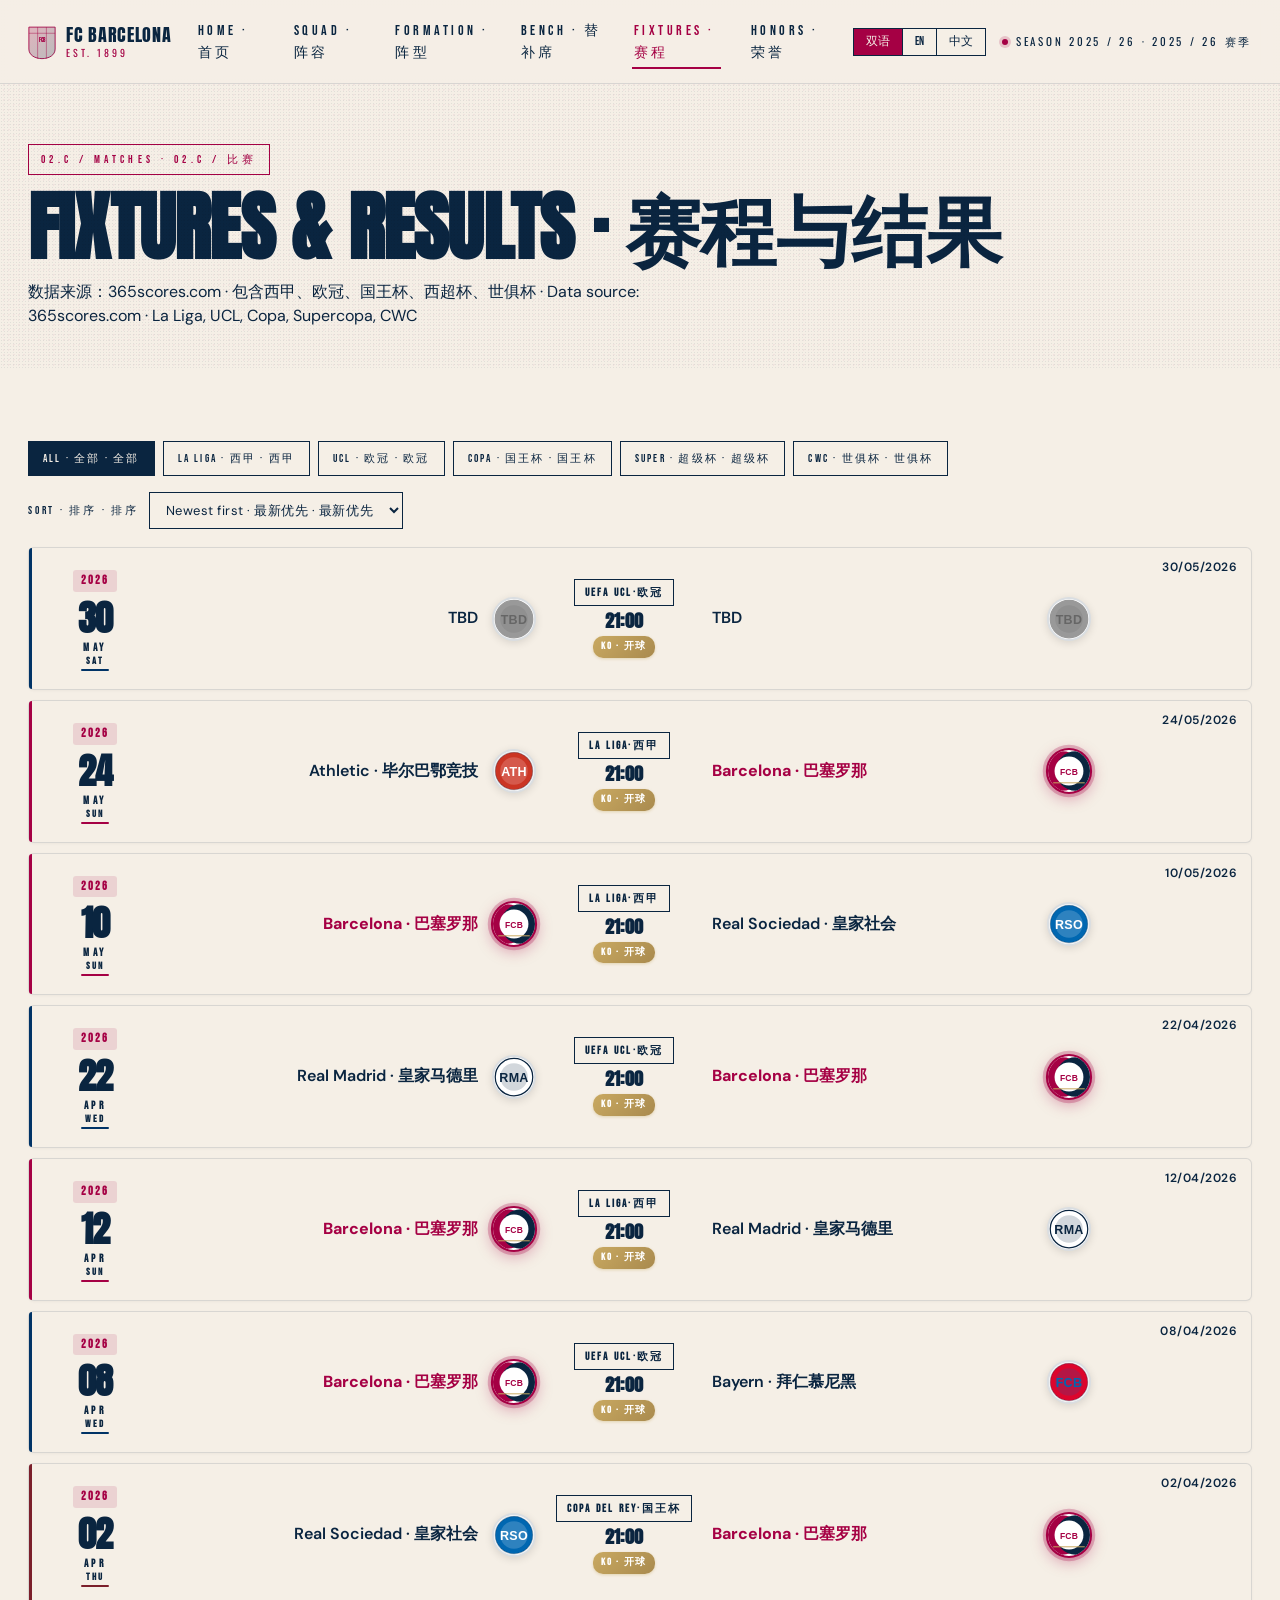
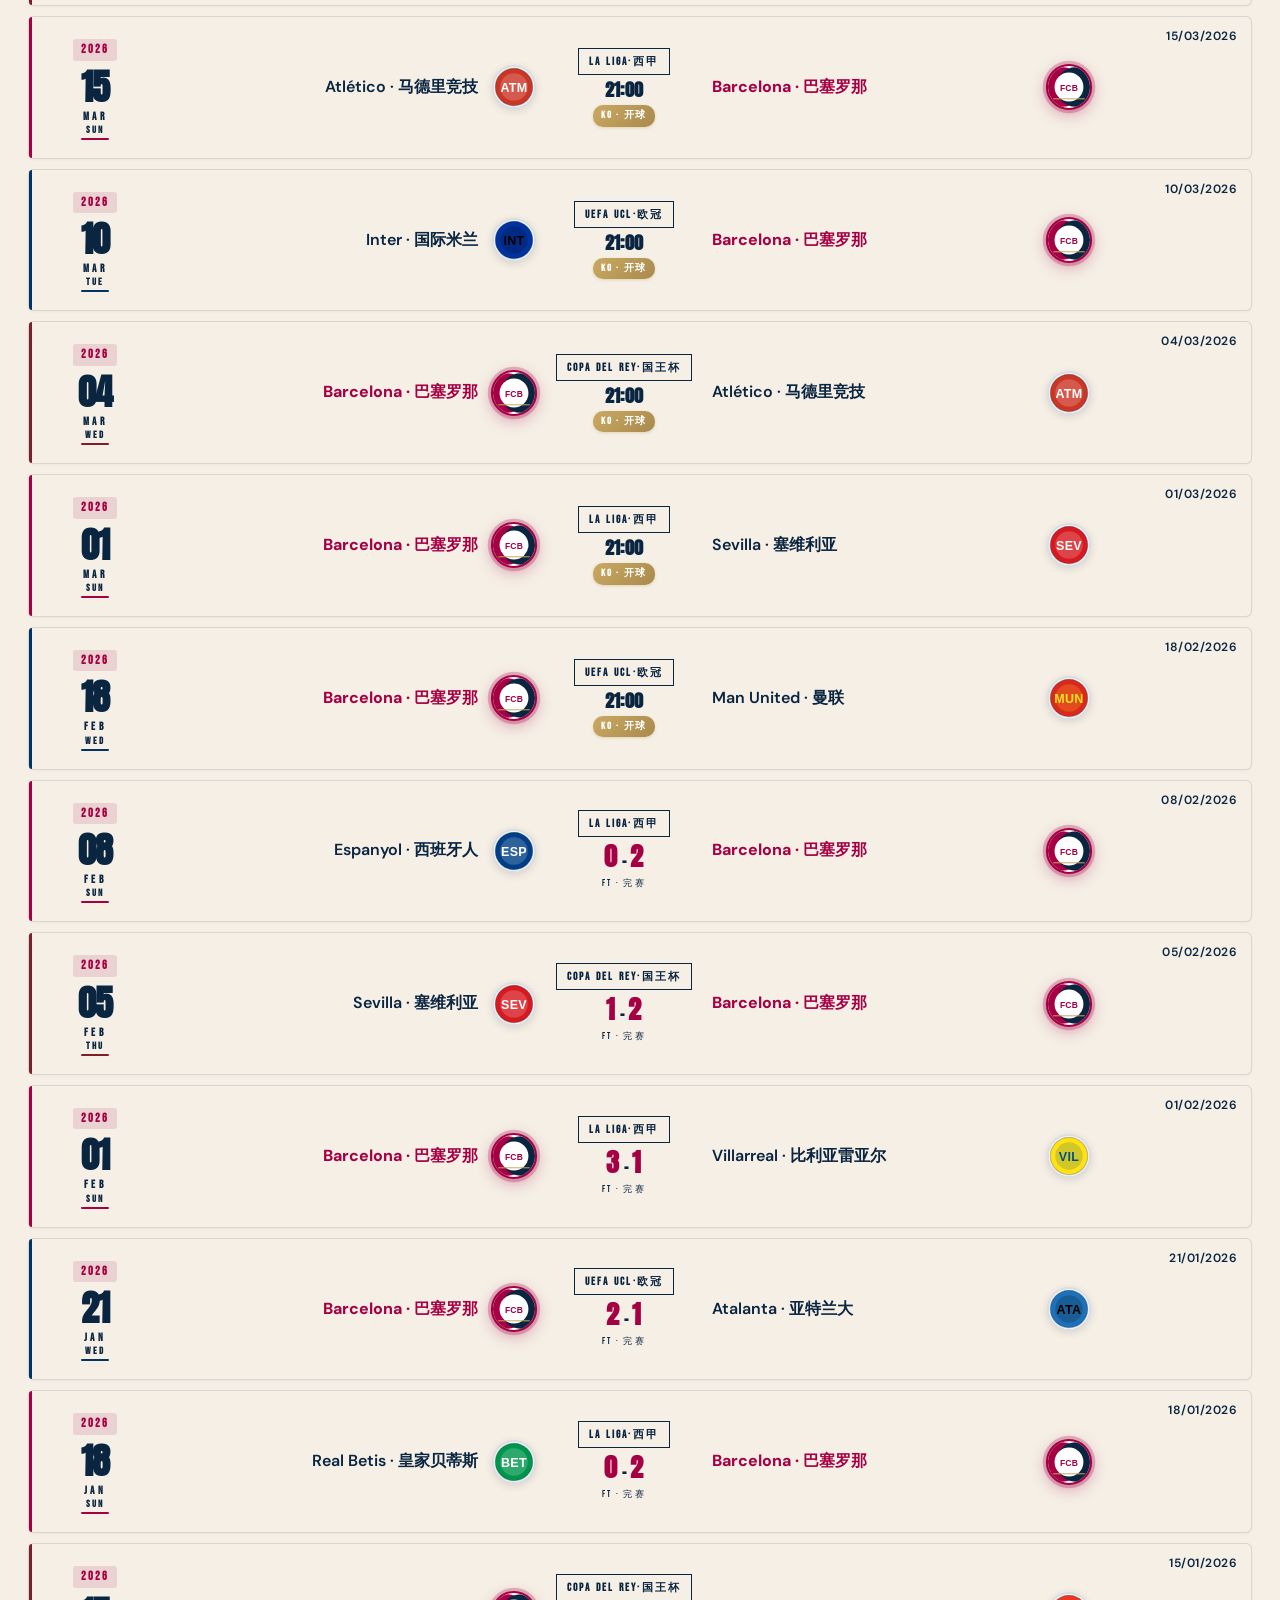
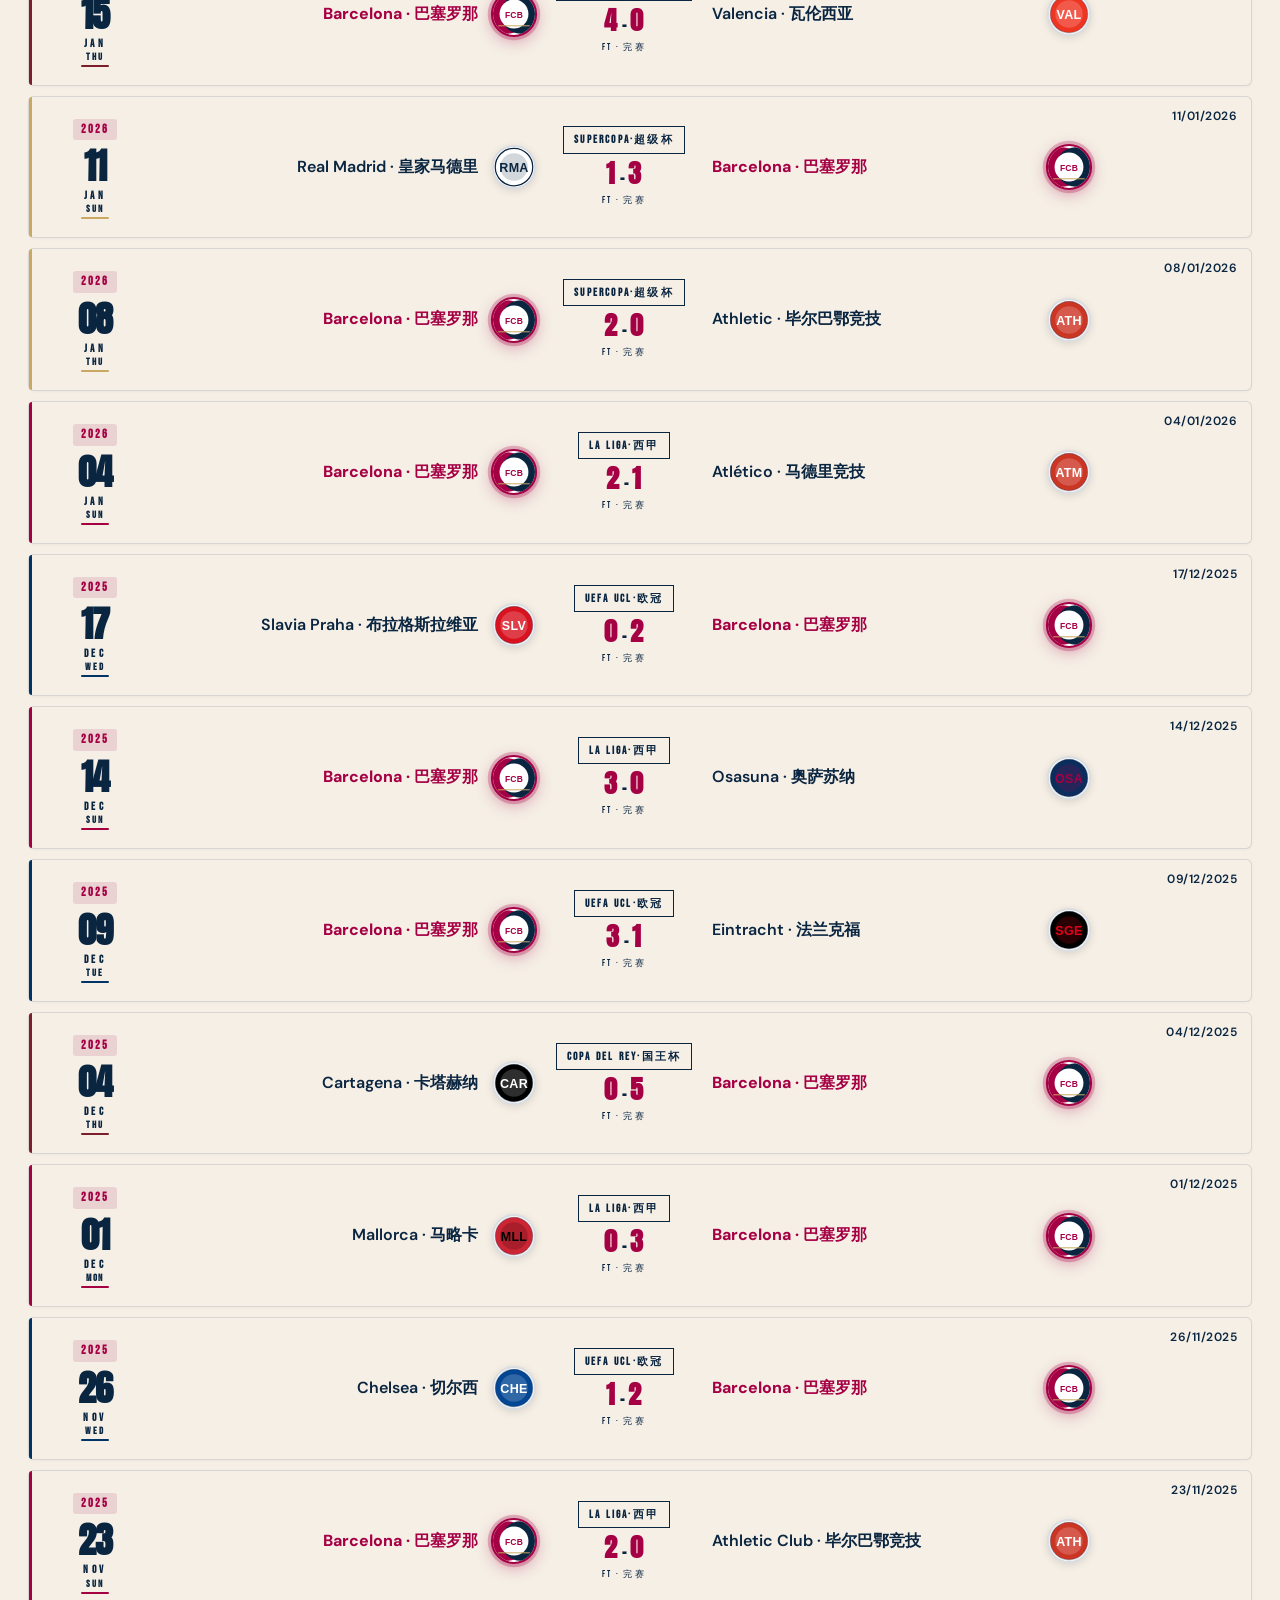
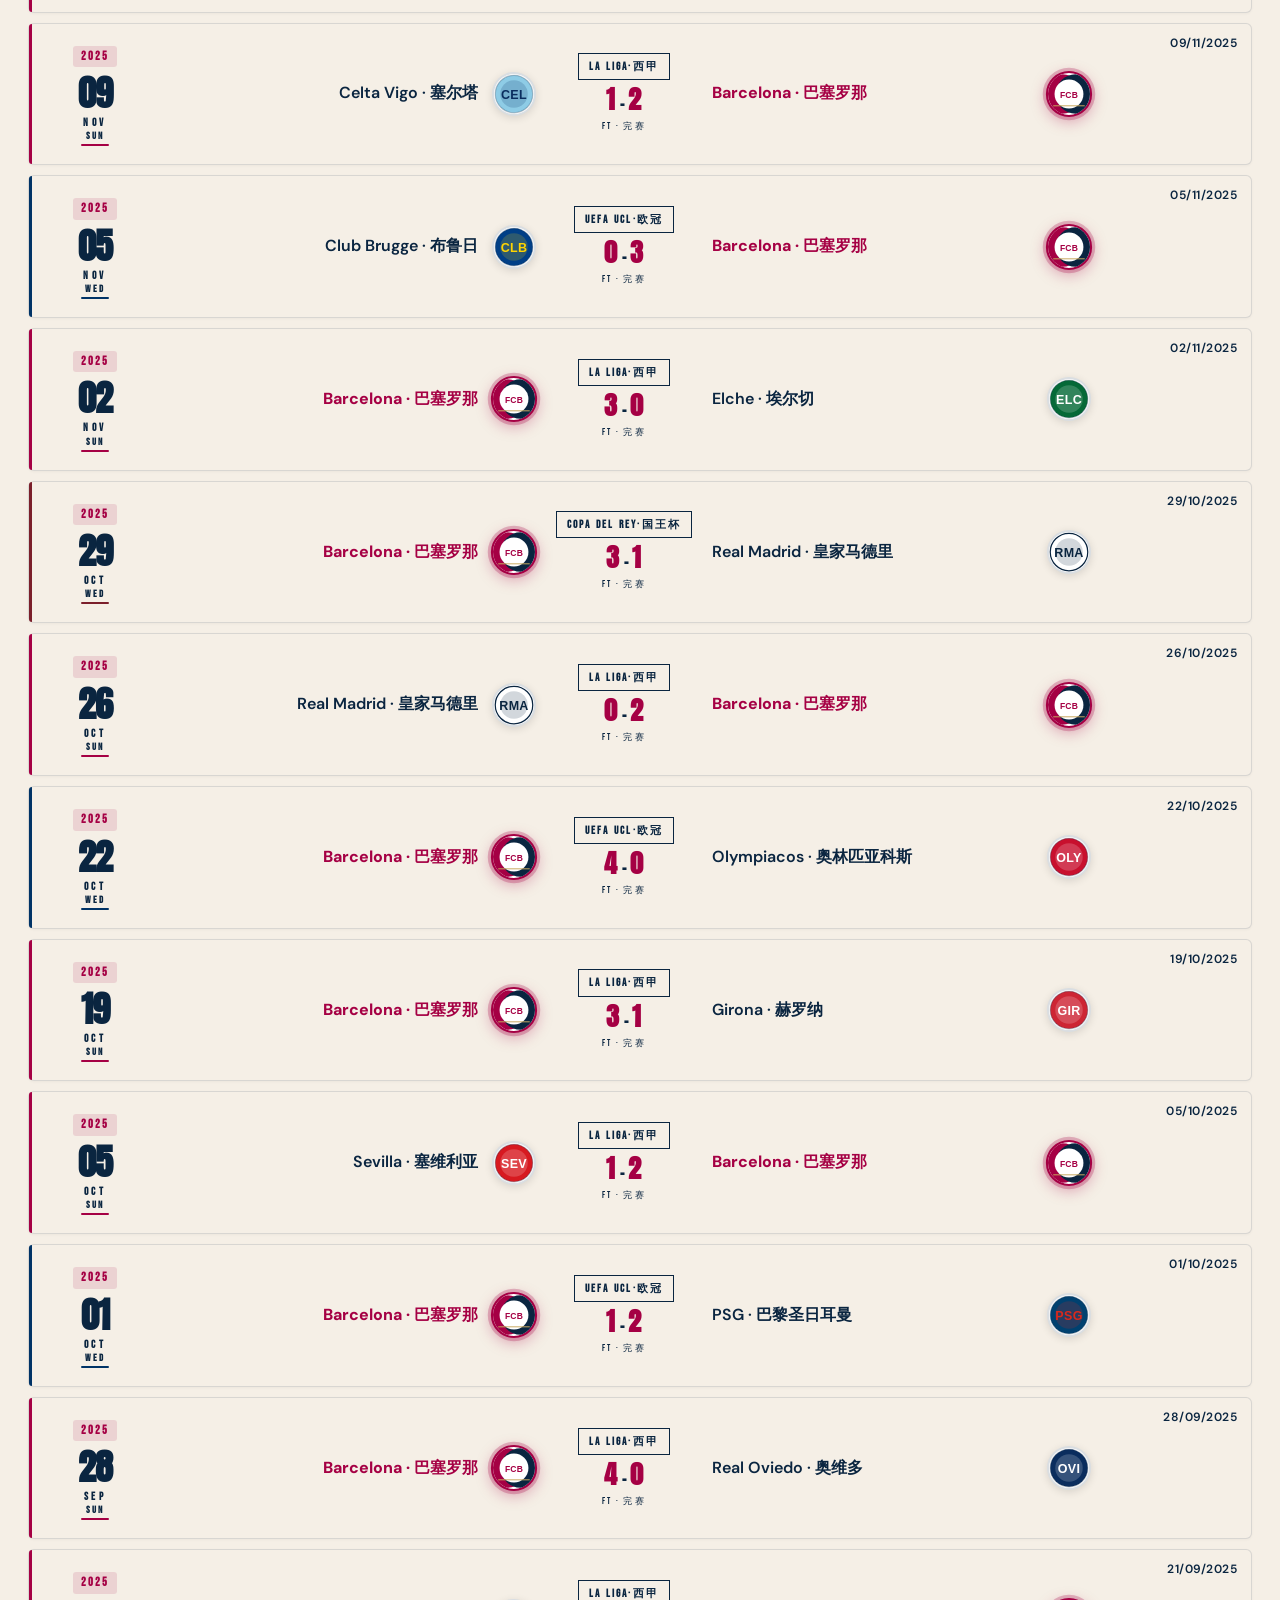
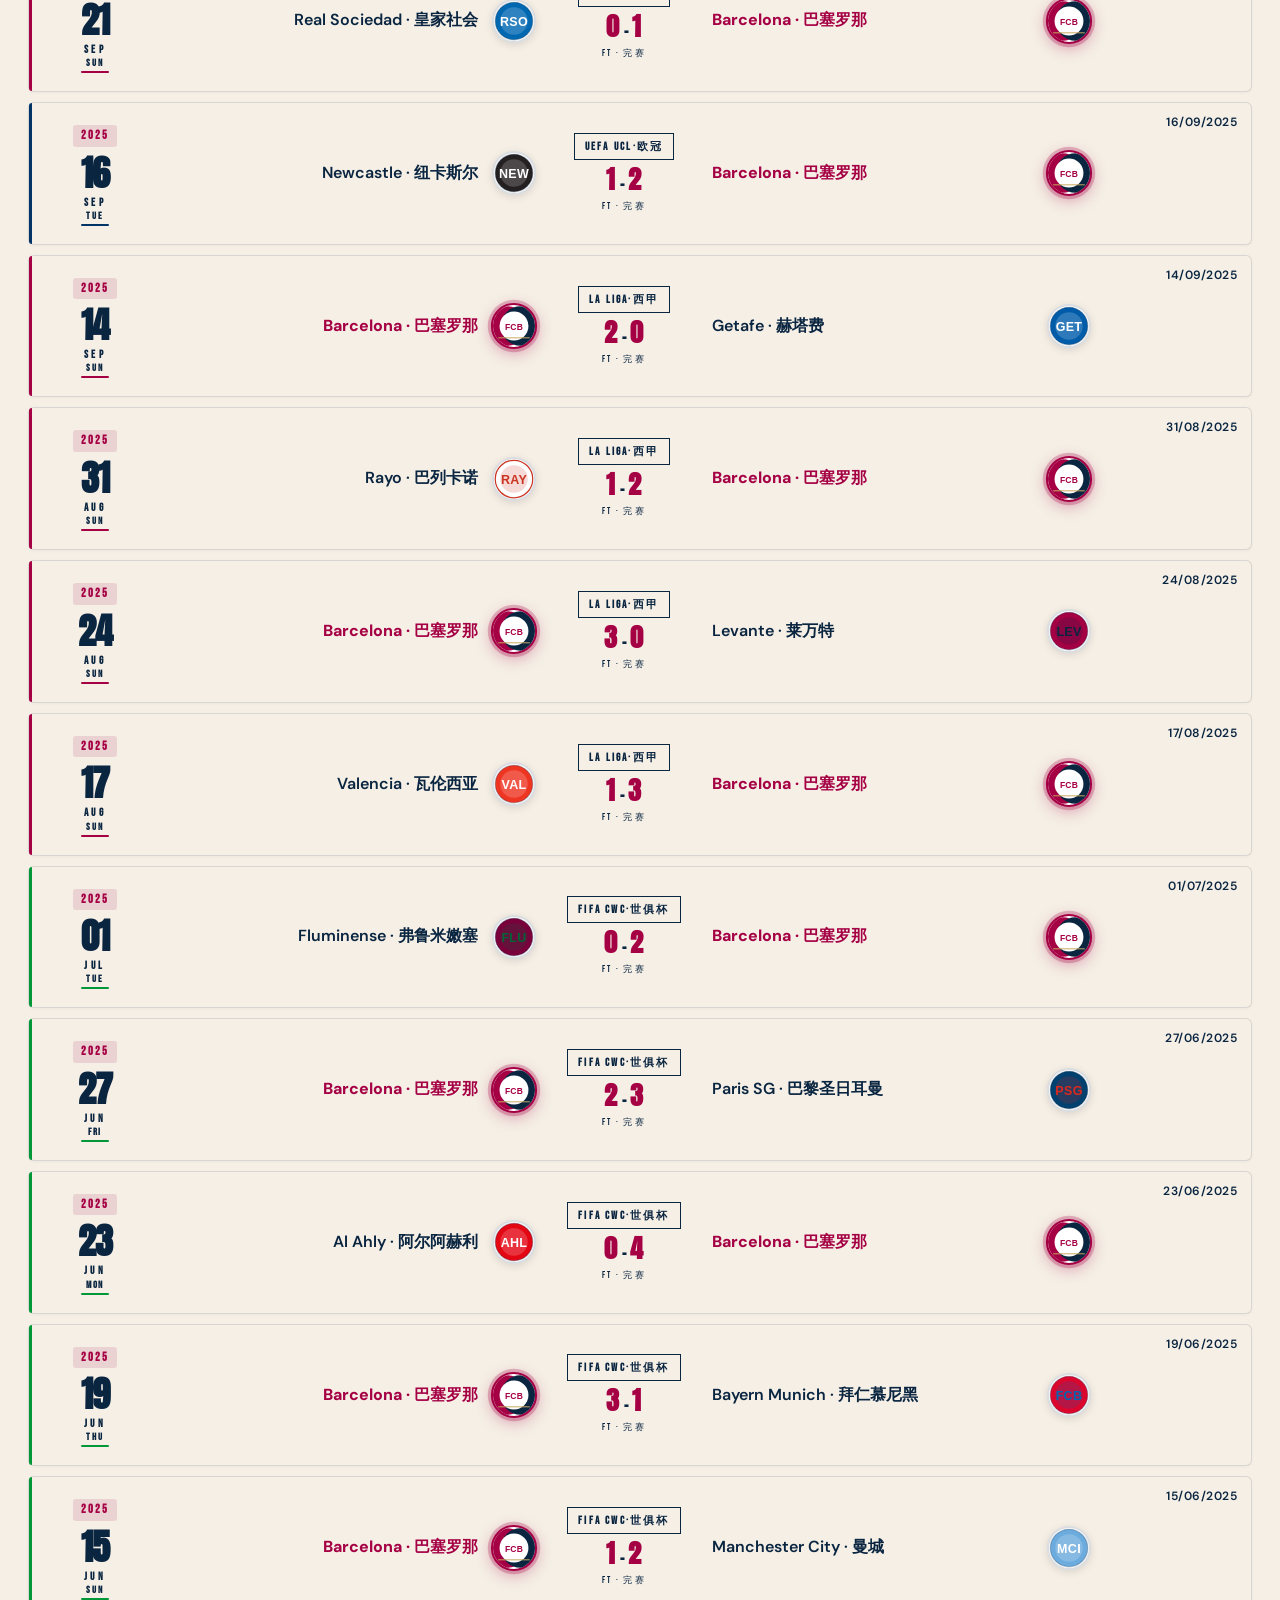
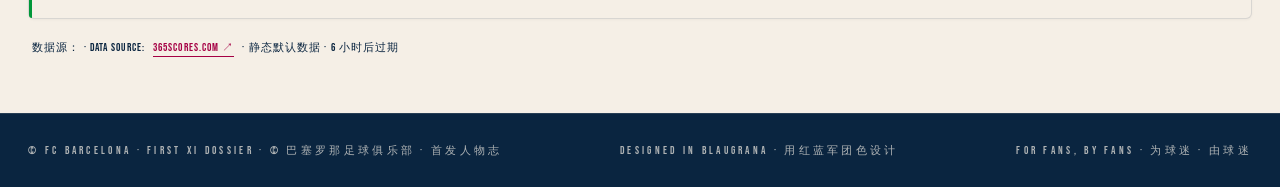
<file: fixtures.html>
<!DOCTYPE html>
<html lang="zh-CN">
<head>
    <meta charset="UTF-8">
    <meta name="viewport" content="width=device-width, initial-scale=1.0">
    <title>FIXTURES · FC BARCELONA · 2025/26</title>
    <link rel="preconnect" href="https://fonts.googleapis.com">
    <link rel="preconnect" href="https://fonts.gstatic.com" crossorigin>
    <link href="https://fonts.googleapis.com/css2?family=Anton&family=Bebas+Neue&family=DM+Sans:opsz,wght@9..40,400;9..40,500;9..40,700&family=Oswald:wght@300;500;700&family=Playfair+Display:ital,wght@0,900;1,900&display=swap" rel="stylesheet">
    <link rel="stylesheet" href="styles.css">
</head>
<body class="lang-bi" data-page="fixtures">
    <div class="grain" aria-hidden="true"></div>

    <header class="topbar" role="banner">
        <div class="topbar__inner">
            <a class="crest" href="index.html" aria-label="FC Barcelona">
                <svg viewBox="0 0 64 80" class="crest__svg" aria-hidden="true">
                    <path d="M2 6 L62 6 L62 56 C62 70 48 78 32 78 C16 78 2 70 2 56 Z" fill="none" stroke="currentColor" stroke-width="2"/>
                    <path d="M2 6 L62 6 L62 56 C62 70 48 78 32 78 C16 78 2 70 2 56 Z" fill="url(#crestG)" opacity=".25"/>
                    <line x1="22" y1="6" x2="22" y2="78" stroke="currentColor" stroke-width="1"/>
                    <line x1="42" y1="6" x2="42" y2="78" stroke="currentColor" stroke-width="1"/>
                    <line x1="2" y1="20" x2="62" y2="20" stroke="currentColor" stroke-width="1"/>
                    <text x="32" y="40" text-anchor="middle" font-family="Anton" font-size="12" fill="currentColor">FCB</text>
                    <defs>
                        <linearGradient id="crestG" x1="0" y1="0" x2="1" y2="1">
                            <stop offset="0%" stop-color="#A50044"/>
                            <stop offset="100%" stop-color="#0A2540"/>
                        </linearGradient>
                    </defs>
                </svg>
                <div class="crest__txt">
                    <span class="crest__top">FC BARCELONA</span>
                    <span class="crest__bot">EST. 1899</span>
                </div>
            </a>
            <nav class="nav" aria-label="主导航">
                <a href="index.html"     data-i18n="nav_home">HOME</a>
                <a href="squad.html"     data-i18n="nav_squad">SQUAD</a>
                <a href="formation.html" data-i18n="nav_formation">FORMATION</a>
                <a href="bench.html"     data-i18n="nav_bench">BENCH</a>
                <a href="fixtures.html"  data-i18n="nav_fixtures">FIXTURES</a>
                <a href="honors.html"    data-i18n="nav_honors">HONORS</a>
            </nav>
            <div class="topbar__right">
                <div class="lang-toggle" role="group" aria-label="语言">
                    <button class="lang-toggle__btn is-active" data-lang="bi" type="button" aria-pressed="true">双语</button>
                    <button class="lang-toggle__btn" data-lang="en" type="button" aria-pressed="false">EN</button>
                    <button class="lang-toggle__btn" data-lang="cn" type="button" aria-pressed="false">中文</button>
                </div>
                <div class="topbar__meta">
                    <span class="dot"></span>
                    <span data-i18n="season">SEASON 2025 / 26</span>
                </div>
            </div>
        </div>
    </header>

    <main>
        <section class="page-hero" aria-labelledby="page-title">
            <span class="page-hero__num" data-i18n="sec_fixtures_num">04 / FIXTURES</span>
            <h1 id="page-title" class="page-hero__title" data-i18n="sec_fixtures_title">FIXTURES &amp; RESULTS</h1>
            <p class="page-hero__sub" data-i18n="sec_fixtures_sub">西甲、欧冠、国王杯、西超杯、世俱杯  ·  实时同步自 365scores.com</p>
        </section>

        <section class="fixtures fixtures--page" aria-label="赛程">
            <div class="fixtures__bar" role="toolbar" aria-label="赛程筛选">
                <div class="fixtures__chips" id="fx-chips" role="tablist" aria-label="赛事">
                    <button class="fx-chip is-active" data-fx="all"     role="tab" aria-selected="true"  data-i18n="fx_all">ALL · 全部</button>
                    <button class="fx-chip"           data-fx="laliga"  role="tab" aria-selected="false" data-i18n="fx_laliga">LA LIGA · 西甲</button>
                    <button class="fx-chip"           data-fx="ucl"     role="tab" aria-selected="false" data-i18n="fx_ucl">UCL · 欧冠</button>
                    <button class="fx-chip"           data-fx="copa"    role="tab" aria-selected="false" data-i18n="fx_copa">COPA · 国王杯</button>
                    <button class="fx-chip"           data-fx="super"   role="tab" aria-selected="false" data-i18n="fx_super">SUPER · 超级杯</button>
                    <button class="fx-chip"           data-fx="cwc"     role="tab" aria-selected="false" data-i18n="fx_cwc">CWC · 世俱杯</button>
                </div>
                <div class="fixtures__sort">
                    <label for="fx-sort" class="fixtures__sort-label" data-i18n="fx_sort_label">Sort · 排序</label>
                    <select id="fx-sort" class="fixtures__sort-select">
                        <option value="desc"     data-i18n="fx_sort_newest">Newest first · 最新优先</option>
                        <option value="asc"      data-i18n="fx_sort_oldest">Oldest first · 最早优先</option>
                        <option value="upcoming" data-i18n="fx_sort_upcoming">Upcoming · 待比赛</option>
                    </select>
                </div>
            </div>
            <div class="fixtures__list" id="fx-list" aria-live="polite"></div>
            <p class="fixtures__empty" id="fx-empty" hidden data-i18n="fx_empty">暂无比赛数据</p>
            <p class="fixtures__src">
                <span data-i18n="fx_src_prefix">数据源：</span>
                <a href="https://www.365scores.com/zh/football/team/fc-barcelona-132/matches" target="_blank" rel="noopener noreferrer">365scores.com ↗</a>
                <span class="fixtures__cache" id="fx-cache-tag" data-i18n="fx_cache_tag">缓存于 localStorage</span>
            </p>
        </section>
    </main>

    <div class="modal" id="modal" role="dialog" aria-modal="true" aria-hidden="true" aria-labelledby="modal-name">
        <div class="modal__backdrop" data-close></div>
        <article class="modal__panel" role="document">
            <button class="modal__close" data-close aria-label="关闭 / Close">
                <svg viewBox="0 0 24 24" width="20" height="20" aria-hidden="true"><path d="M5 5l14 14M19 5L5 19" fill="none" stroke="currentColor" stroke-width="2" stroke-linecap="square"/></svg>
            </button>
            <header class="modal__hero">
                <div class="modal__portrait" id="modal-portrait" aria-hidden="true"></div>
                <div class="modal__hero-info">
                    <div class="modal__num-wrap">
                        <span class="modal__num" id="modal-num">1</span>
                        <span class="modal__pos" id="modal-pos"><span>GK</span></span>
                    </div>
                    <h2 class="modal__name" id="modal-name">PLAYER NAME</h2>
                    <p class="modal__sub" id="modal-sub">—</p>
                    <div class="modal__quick" id="modal-quick"></div>
                </div>
            </header>
            <div class="modal__stats" id="modal-stats" aria-label="关键数据 / Key stats"></div>
            <nav class="tabs" role="tablist" aria-label="详情分类">
                <button class="tab is-active" role="tab" data-tab="profile" aria-selected="true">个人资料</button>
                <button class="tab" role="tab" data-tab="honors" aria-selected="false">荣誉</button>
                <button class="tab" role="tab" data-tab="transfers" aria-selected="false">转会</button>
                <button class="tab" role="tab" data-tab="value" aria-selected="false">德转身价</button>
            </nav>
            <div class="panels">
                <section class="panel is-active" role="tabpanel" data-panel="profile">
                    <dl class="deflist" id="panel-profile"></dl>
                </section>
                <section class="panel" role="tabpanel" data-panel="honors" hidden>
                    <div class="honor-groups" id="panel-honors"></div>
                </section>
                <section class="panel" role="tabpanel" data-panel="transfers" hidden>
                    <ol class="transfers" id="panel-transfers"></ol>
                </section>
                <section class="panel" role="tabpanel" data-panel="value" hidden>
                    <div class="value">
                        <div class="value__head">
                            <div><span class="value__label" id="value-label-now">最新身价</span><strong class="value__now" id="value-now">—</strong></div>
                            <div><span class="value__label" id="value-label-peak">历史峰值</span><strong class="value__peak" id="value-peak">—</strong></div>
                            <div><span class="value__label" id="value-label-yoy">年度变化</span><strong class="value__delta" id="value-delta">—</strong></div>
                        </div>
                        <div class="value__chart" id="value-chart" aria-label="身价走势折线图"></div>
                        <div class="value__legend" id="value-legend">单位：百万欧元（数据来源：Transfermarkt 德转）</div>
                    </div>
                </section>
            </div>
        </article>
    </div>

    <footer class="footer" role="contentinfo">
        <div class="footer__inner">
            <span data-i18n="footer_copy">© FC BARCELONA · FIRST XI DOSSIER</span>
            <span data-i18n="footer_design">DESIGNED IN BLAUGRANA</span>
            <span data-i18n="footer_fans">FOR FANS, BY FANS</span>
        </div>
    </footer>

    <script src="app.js"></script>
</body>
</html>
</file>
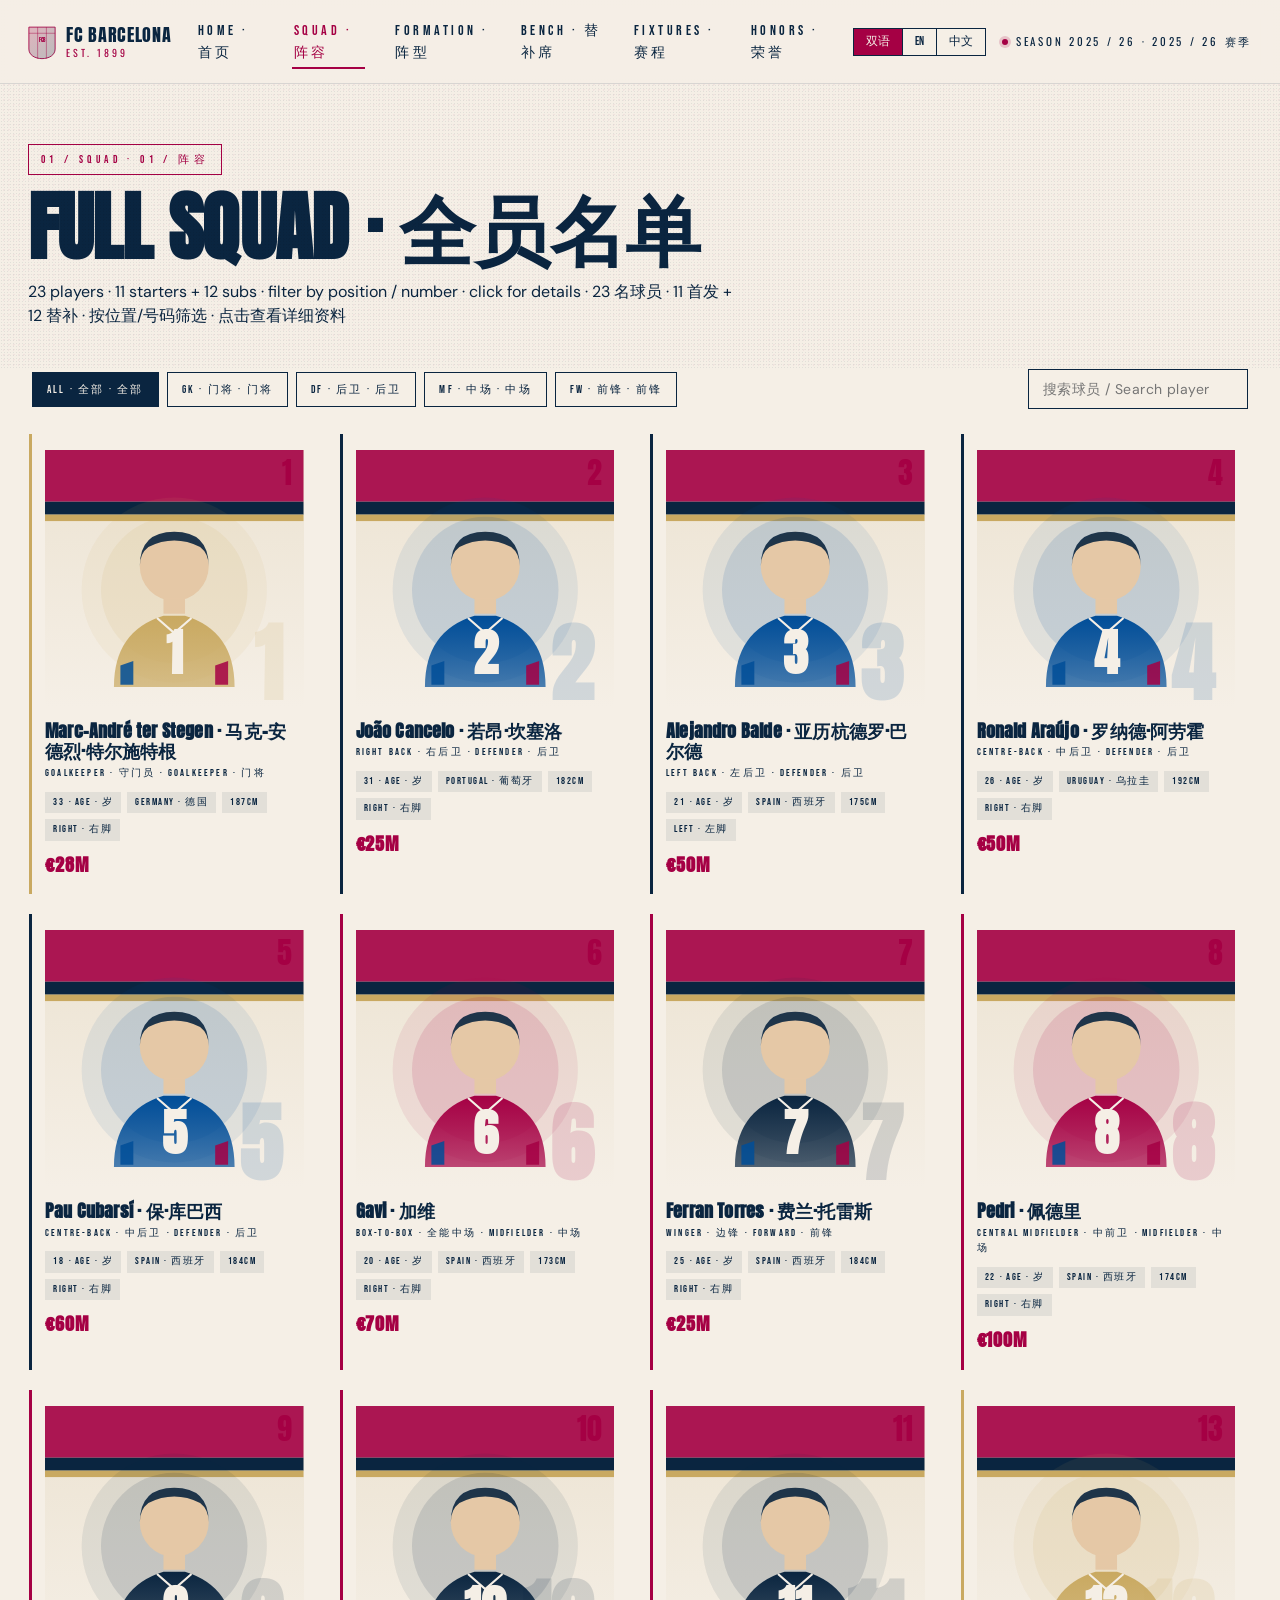
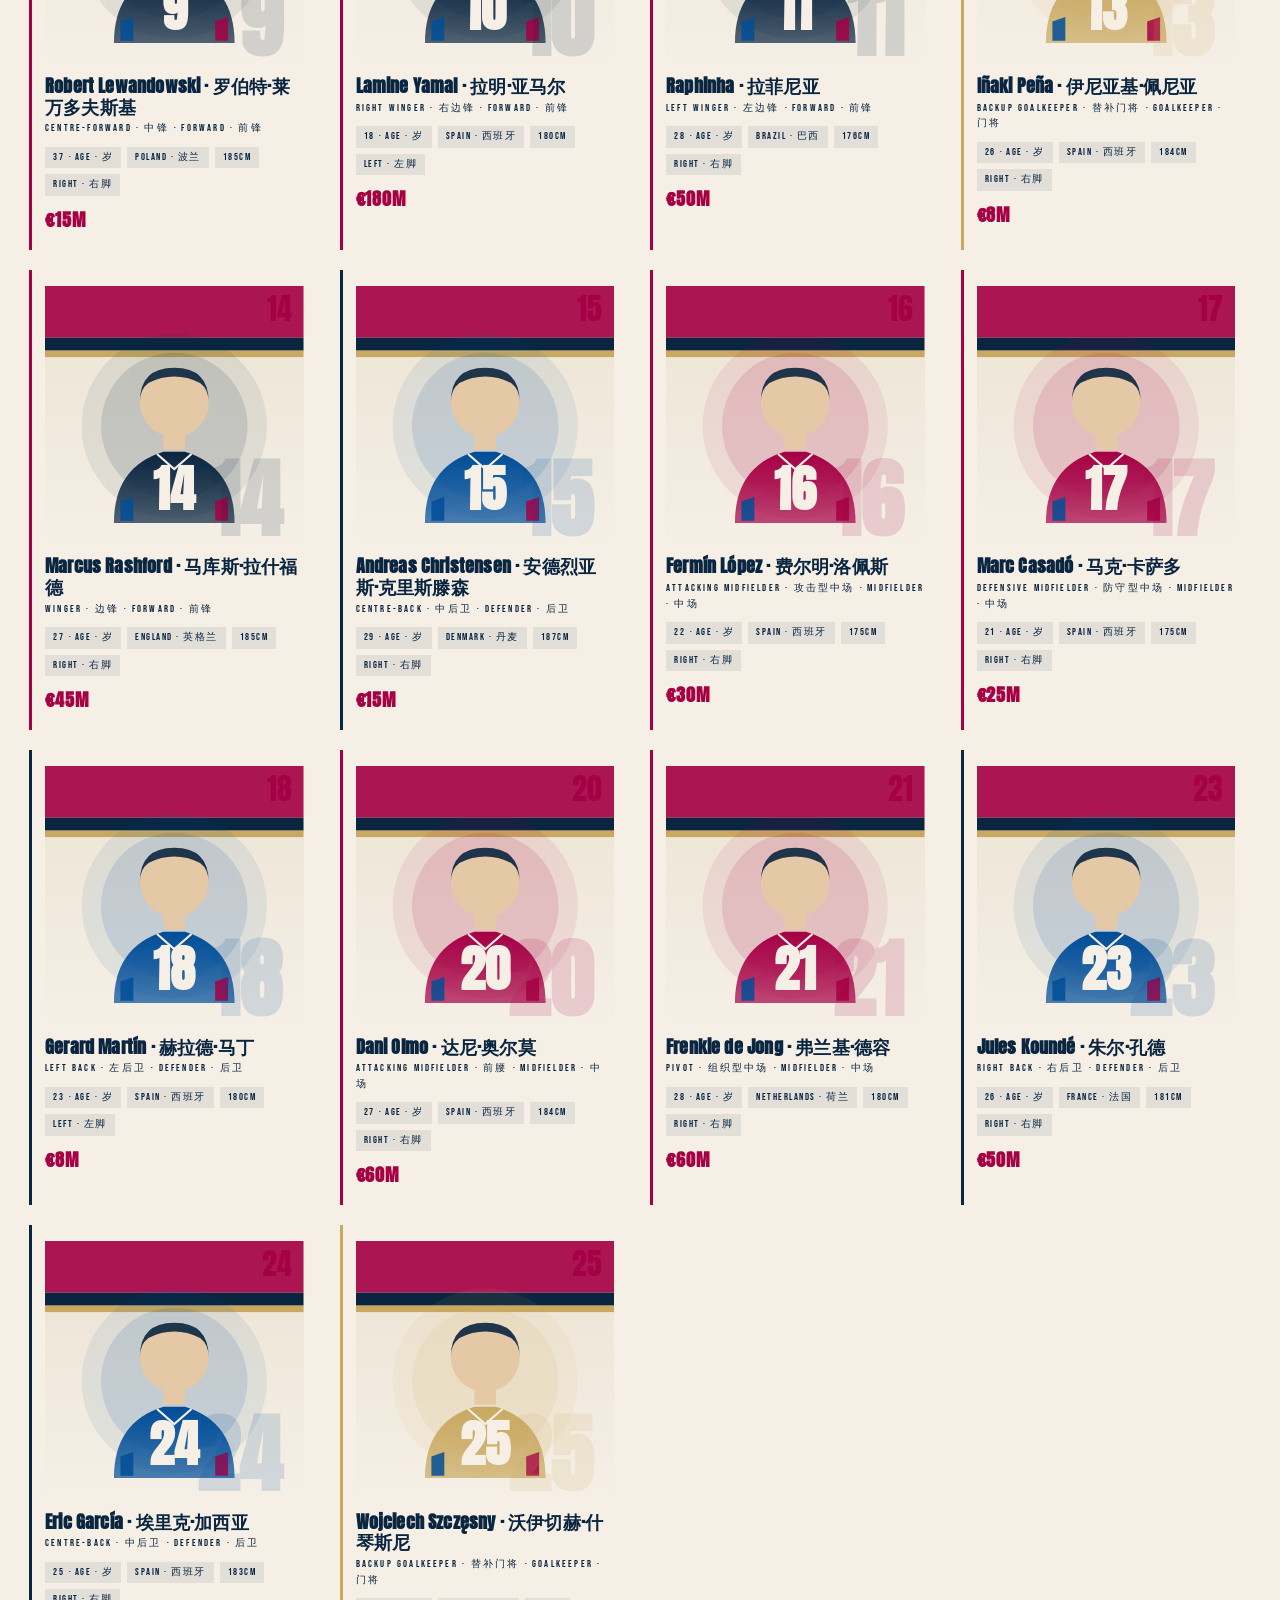
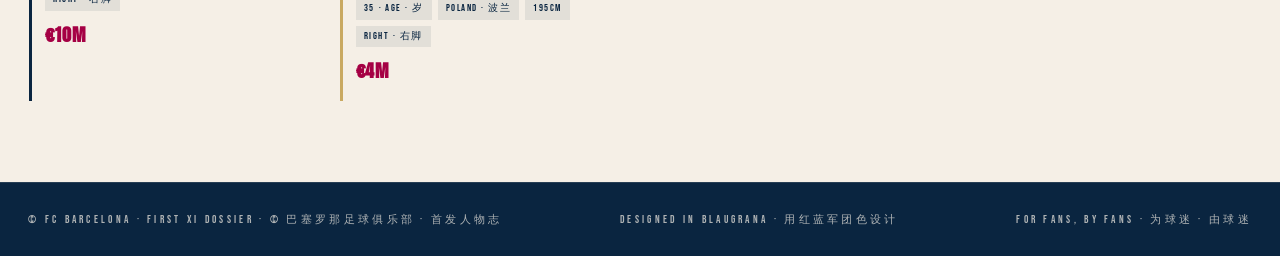
<file: squad.html>
<!DOCTYPE html>
<html lang="zh-CN">
<head>
    <meta charset="UTF-8">
    <meta name="viewport" content="width=device-width, initial-scale=1.0">
    <title>SQUAD · FC BARCELONA · 2025/26</title>
    <link rel="preconnect" href="https://fonts.googleapis.com">
    <link rel="preconnect" href="https://fonts.gstatic.com" crossorigin>
    <link href="https://fonts.googleapis.com/css2?family=Anton&family=Bebas+Neue&family=DM+Sans:opsz,wght@9..40,400;9..40,500;9..40,700&family=Oswald:wght@300;500;700&family=Playfair+Display:ital,wght@0,900;1,900&display=swap" rel="stylesheet">
    <link rel="stylesheet" href="styles.css">
</head>
<body class="lang-bi" data-page="squad">
    <div class="grain" aria-hidden="true"></div>

    <header class="topbar" role="banner">
        <div class="topbar__inner">
            <a class="crest" href="index.html" aria-label="FC Barcelona">
                <svg viewBox="0 0 64 80" class="crest__svg" aria-hidden="true">
                    <path d="M2 6 L62 6 L62 56 C62 70 48 78 32 78 C16 78 2 70 2 56 Z" fill="none" stroke="currentColor" stroke-width="2"/>
                    <path d="M2 6 L62 6 L62 56 C62 70 48 78 32 78 C16 78 2 70 2 56 Z" fill="url(#crestG)" opacity=".25"/>
                    <line x1="22" y1="6" x2="22" y2="78" stroke="currentColor" stroke-width="1"/>
                    <line x1="42" y1="6" x2="42" y2="78" stroke="currentColor" stroke-width="1"/>
                    <line x1="2" y1="20" x2="62" y2="20" stroke="currentColor" stroke-width="1"/>
                    <text x="32" y="40" text-anchor="middle" font-family="Anton" font-size="12" fill="currentColor">FCB</text>
                    <defs>
                        <linearGradient id="crestG" x1="0" y1="0" x2="1" y2="1">
                            <stop offset="0%" stop-color="#A50044"/>
                            <stop offset="100%" stop-color="#0A2540"/>
                        </linearGradient>
                    </defs>
                </svg>
                <div class="crest__txt">
                    <span class="crest__top">FC BARCELONA</span>
                    <span class="crest__bot">EST. 1899</span>
                </div>
            </a>
            <nav class="nav" aria-label="主导航">
                <a href="index.html"     data-i18n="nav_home">HOME</a>
                <a href="squad.html"     data-i18n="nav_squad">SQUAD</a>
                <a href="formation.html" data-i18n="nav_formation">FORMATION</a>
                <a href="bench.html"     data-i18n="nav_bench">BENCH</a>
                <a href="fixtures.html"  data-i18n="nav_fixtures">FIXTURES</a>
                <a href="honors.html"    data-i18n="nav_honors">HONORS</a>
            </nav>
            <div class="topbar__right">
                <div class="lang-toggle" role="group" aria-label="语言">
                    <button class="lang-toggle__btn is-active" data-lang="bi" type="button" aria-pressed="true">双语</button>
                    <button class="lang-toggle__btn" data-lang="en" type="button" aria-pressed="false">EN</button>
                    <button class="lang-toggle__btn" data-lang="cn" type="button" aria-pressed="false">中文</button>
                </div>
                <div class="topbar__meta">
                    <span class="dot"></span>
                    <span data-i18n="season">SEASON 2025 / 26</span>
                </div>
            </div>
        </div>
    </header>

    <main>
        <section class="page-hero" aria-labelledby="page-title">
            <span class="page-hero__num" data-i18n="sec_squad_num">01 / SQUAD</span>
            <h1 id="page-title" class="page-hero__title" data-i18n="sec_squad_title">FULL SQUAD</h1>
            <p class="page-hero__sub" data-i18n="sec_squad_sub">23 名球员完整名单 · 11 首发 + 12 替补轮换 · 按位置/号码筛选 · 点击卡片查看详细资料</p>
        </section>

        <section class="board" aria-label="阵容">
            <div class="board__bar">
                <div class="fixtures__chips" id="squad-chips" role="tablist" aria-label="按位置筛选">
                    <button class="fx-chip is-active" data-q=""          role="tab" aria-selected="true"  data-i18n="fx_all">ALL · 全部</button>
                    <button class="fx-chip"           data-q="GK"        role="tab" aria-selected="false" data-i18n="fx_gk">GK · 门将</button>
                    <button class="fx-chip"           data-q="DF"        role="tab" aria-selected="false" data-i18n="fx_df">DF · 后卫</button>
                    <button class="fx-chip"           data-q="MF"        role="tab" aria-selected="false" data-i18n="fx_mf">MF · 中场</button>
                    <button class="fx-chip"           data-q="FW"        role="tab" aria-selected="false" data-i18n="fx_fw">FW · 前锋</button>
                </div>
                <div class="squad__search">
                    <input type="search" id="squad-search" placeholder="搜索球员 / Search player" aria-label="搜索">
                </div>
            </div>
            <div class="squad__grid" id="squad-grid" data-q=""></div>
        </section>
    </main>

    <!-- 详情模态框 -->
    <div class="modal" id="modal" role="dialog" aria-modal="true" aria-hidden="true" aria-labelledby="modal-name">
        <div class="modal__backdrop" data-close></div>
        <article class="modal__panel" role="document">
            <button class="modal__close" data-close aria-label="关闭 / Close">
                <svg viewBox="0 0 24 24" width="20" height="20" aria-hidden="true"><path d="M5 5l14 14M19 5L5 19" fill="none" stroke="currentColor" stroke-width="2" stroke-linecap="square"/></svg>
            </button>
            <header class="modal__hero">
                <div class="modal__portrait" id="modal-portrait" aria-hidden="true"></div>
                <div class="modal__hero-info">
                    <div class="modal__num-wrap">
                        <span class="modal__num" id="modal-num">1</span>
                        <span class="modal__pos" id="modal-pos"><span>GK</span></span>
                    </div>
                    <h2 class="modal__name" id="modal-name">PLAYER NAME</h2>
                    <p class="modal__sub" id="modal-sub">—</p>
                    <div class="modal__quick" id="modal-quick"></div>
                </div>
            </header>
            <div class="modal__stats" id="modal-stats" aria-label="关键数据 / Key stats"></div>
            <nav class="tabs" role="tablist" aria-label="详情分类">
                <button class="tab is-active" role="tab" data-tab="profile" aria-selected="true">个人资料</button>
                <button class="tab" role="tab" data-tab="honors" aria-selected="false">荣誉</button>
                <button class="tab" role="tab" data-tab="transfers" aria-selected="false">转会</button>
                <button class="tab" role="tab" data-tab="value" aria-selected="false">德转身价</button>
            </nav>
            <div class="panels">
                <section class="panel is-active" role="tabpanel" data-panel="profile">
                    <dl class="deflist" id="panel-profile"></dl>
                </section>
                <section class="panel" role="tabpanel" data-panel="honors" hidden>
                    <div class="honor-groups" id="panel-honors"></div>
                </section>
                <section class="panel" role="tabpanel" data-panel="transfers" hidden>
                    <ol class="transfers" id="panel-transfers"></ol>
                </section>
                <section class="panel" role="tabpanel" data-panel="value" hidden>
                    <div class="value">
                        <div class="value__head">
                            <div><span class="value__label" id="value-label-now">最新身价</span><strong class="value__now" id="value-now">—</strong></div>
                            <div><span class="value__label" id="value-label-peak">历史峰值</span><strong class="value__peak" id="value-peak">—</strong></div>
                            <div><span class="value__label" id="value-label-yoy">年度变化</span><strong class="value__delta" id="value-delta">—</strong></div>
                        </div>
                        <div class="value__chart" id="value-chart" aria-label="身价走势折线图"></div>
                        <div class="value__legend" id="value-legend">单位：百万欧元（数据来源：Transfermarkt 德转）</div>
                    </div>
                </section>
            </div>
        </article>
    </div>

    <footer class="footer" role="contentinfo">
        <div class="footer__inner">
            <span data-i18n="footer_copy">© FC BARCELONA · FIRST XI DOSSIER</span>
            <span data-i18n="footer_design">DESIGNED IN BLAUGRANA</span>
            <span data-i18n="footer_fans">FOR FANS, BY FANS</span>
        </div>
    </footer>

    <script src="app.js"></script>
</body>
</html>
</file>
<file: styles.css>
/* =========================================================
   FC BARCELONA · FIRST XI DOSSIER  (BILINGUAL EDITION)
   Editorial sports-magazine aesthetic
   ========================================================= */

/* ---------- Tokens ---------- */
:root {
    --garnet: #A50044;
    --garnet-deep: #6B0030;
    --blau: #004D98;
    --blau-deep: #0A2540;
    --ink: #0A2540;
    --paper: #F5EFE6;
    --paper-warm: #ECE3D2;
    --gold: #C9A961;
    --gold-deep: #8C7339;
    --line: rgba(10, 37, 64, 0.12);
    --line-light: rgba(245, 239, 230, 0.18);

    /* Multi-language font stacks with extensive fallbacks */
    --f-display: 'Anton', 'Bebas Neue', 'Oswald', 'Impact', 'Arial Black', 'Helvetica Neue', 'PingFang SC', 'Microsoft YaHei', 'Hiragino Sans GB', 'STHeiti', 'SimHei', sans-serif;
    --f-display-cn: 'PingFang SC', 'Microsoft YaHei', 'Hiragino Sans GB', 'STHeiti', 'SimHei', 'Source Han Sans CN', 'Noto Sans CJK SC', 'Anton', 'Bebas Neue', sans-serif;
    --f-display-es: 'Playfair Display', 'Times New Roman', 'Georgia', 'Bebas Neue', 'Anton', 'Helvetica Neue', sans-serif;
    --f-headline: 'Playfair Display', 'Times New Roman', 'Georgia', 'PingFang SC', 'Microsoft YaHei', serif;
    --f-body: 'DM Sans', system-ui, -apple-system, 'Segoe UI', 'PingFang SC', 'Microsoft YaHei', 'Hiragino Sans GB', 'Noto Sans CJK SC', sans-serif;
    --f-num: 'Oswald', 'Bebas Neue', 'Arial Narrow', 'PingFang SC', 'Microsoft YaHei', sans-serif;
    --f-tag: 'Bebas Neue', 'Oswald', 'Anton', 'Arial Narrow', 'PingFang SC', 'Microsoft YaHei', sans-serif;

    --r-sm: 4px;
    --r-md: 8px;
    --r-lg: 18px;

    --shadow-1: 0 1px 2px rgba(10, 37, 64, .08), 0 6px 18px rgba(10, 37, 64, .08);
    --shadow-2: 0 12px 40px rgba(10, 37, 64, .22);
}

/* ---------- Language visibility ---------- */
body.lang-en .cn,
body.lang-en .bi-sep { display: none !important; }
body.lang-cn .en,
body.lang-cn .bi-sep { display: none !important; }
/* default: lang-bi shows both */

/* ---------- Reset ---------- */
*,
*::before,
*::after { box-sizing: border-box; }
html { scroll-behavior: smooth; }

body {
    margin: 0;
    background: var(--paper);
    color: var(--ink);
    font-family: 'DM Sans', system-ui, -apple-system, 'Segoe UI', 'PingFang SC', 'Hiragino Sans GB', 'Microsoft YaHei', 'Source Han Sans CN', 'Noto Sans CJK SC', 'WenQuanYi Micro Hei', 'Helvetica Neue', Arial, sans-serif;
    font-size: 16px;
    line-height: 1.55;
    -webkit-font-smoothing: antialiased;
    text-rendering: optimizeLegibility;
    overflow-x: hidden;
}

a { color: inherit; text-decoration: none; }
button { font: inherit; color: inherit; background: none; border: 0; cursor: pointer; }
img, svg { display: block; max-width: 100%; }

.grain {
    pointer-events: none;
    position: fixed; inset: 0;
    z-index: 1;
    opacity: .14;
    mix-blend-mode: multiply;
    background-image:
        radial-gradient(rgba(10, 37, 64, .6) 1px, transparent 1px),
        radial-gradient(rgba(165, 0, 68, .35) 1px, transparent 1px);
    background-size: 3px 3px, 5px 5px;
    background-position: 0 0, 1px 2px;
}

/* ---------- Topbar ---------- */
.topbar {
    position: sticky; top: 0; z-index: 50;
    background: rgba(245, 239, 230, .94);
    border-bottom: 1px solid var(--line);
    backdrop-filter: saturate(140%) blur(8px);
}
.topbar__inner {
    max-width: 1320px;
    margin: 0 auto;
    padding: 14px 28px;
    display: grid;
    grid-template-columns: auto 1fr auto;
    align-items: center;
    gap: 24px;
}

.crest { display: inline-flex; align-items: center; gap: 10px; color: var(--ink); }
.crest__svg { width: 28px; height: 36px; color: var(--garnet); }
.crest__txt { display: flex; flex-direction: column; line-height: 1; }
.crest__top { font-family: var(--f-display); font-size: 18px; letter-spacing: .04em; }
.crest__bot {
    font-family: var(--f-num);
    font-size: 10px;
    letter-spacing: .3em;
    color: var(--garnet);
    margin-top: 4px;
}

.nav { display: flex; justify-content: center; gap: 28px; font-family: var(--f-tag); font-size: 14px; letter-spacing: .25em; }
.nav a { color: var(--ink); position: relative; padding: 6px 2px; transition: color .2s ease; }
.nav a::after {
    content: ""; position: absolute; left: 0; right: 0; bottom: 0;
    height: 2px; background: var(--garnet);
    transform: scaleX(0); transform-origin: left;
    transition: transform .3s ease;
}
.nav a:hover { color: var(--garnet); }
.nav a:hover::after { transform: scaleX(1); }

.topbar__right { display: inline-flex; align-items: center; gap: 16px; }
.topbar__meta { display: inline-flex; align-items: center; gap: 8px; font-family: var(--f-num); font-size: 11px; letter-spacing: .25em; }
.dot {
    width: 6px; height: 6px; border-radius: 50%;
    background: var(--garnet);
    box-shadow: 0 0 0 3px rgba(165, 0, 68, .18);
    animation: pulse 1.6s infinite;
}
@keyframes pulse {
    0%, 100% { box-shadow: 0 0 0 0 rgba(165, 0, 68, .35); }
    50%      { box-shadow: 0 0 0 6px rgba(165, 0, 68, 0); }
}

/* ---------- Language toggle ---------- */
.lang-toggle {
    display: inline-flex;
    border: 1px solid var(--ink);
    background: var(--paper);
    font-family: var(--f-tag);
    font-size: 12px;
    letter-spacing: .15em;
}
.lang-toggle__btn {
    padding: 7px 12px;
    background: transparent;
    color: var(--ink);
    transition: background .2s ease, color .2s ease;
    line-height: 1;
}
.lang-toggle__btn + .lang-toggle__btn { border-left: 1px solid var(--ink); }
.lang-toggle__btn:hover { background: var(--paper-warm); }
.lang-toggle__btn.is-active {
    background: var(--garnet);
    color: var(--paper);
}

/* ---------- Hero (Blaugrana red+blue) ---------- */
.hero {
    position: relative;
    overflow: hidden;
    /* Blaugrana classic red/blue gradient — no seams */
    background:
        linear-gradient(180deg, rgba(10,37,64,.35) 0%, rgba(10,37,64,.15) 100%),
        linear-gradient(135deg, var(--garnet) 0%, var(--garnet) 50%, var(--blau) 50%, var(--blau) 100%);
    color: var(--paper);
    padding: 80px 28px 120px;
    z-index: 2;
}
.hero__bg { position: absolute; inset: 0; pointer-events: none; }
.hero__stripe {
    position: absolute; left: 0; right: 0; height: 6px;
    background: var(--gold);
    transform: skewY(-1.5deg);
    box-shadow: 0 2px 0 var(--paper), 0 4px 0 var(--blau-deep);
}
.hero__stripe--a { top: 8px; }
.hero__stripe--b { top: 28px; opacity: .55; }
.hero__stripe--c { top: 48px; background: var(--paper); opacity: .8; }
.hero__pitch { position: absolute; right: -40px; top: 60px; width: 70%; height: 90%; opacity: .18; }

.hero__content {
    position: relative;
    max-width: 1320px;
    margin: 0 auto;
    display: grid;
    grid-template-columns: 1.4fr 1fr;
    gap: 60px;
    align-items: end;
}
.hero__kicker {
    grid-column: 1 / -1;
    display: inline-flex; align-items: center; gap: 14px;
    font-family: var(--f-tag);
    font-size: 13px;
    letter-spacing: .35em;
    color: var(--gold);
    margin-bottom: 24px;
}
.bar { display: inline-block; height: 2px; width: 56px; }
.bar--gold { background: var(--gold); }

.hero__title {
    font-family: var(--f-display);
    font-weight: 400;
    margin: 0 0 24px;
    padding: 0;
    line-height: 1.15;
    letter-spacing: -0.01em;
    color: var(--paper);
    /* Stack CN (top) + divider + ES (bottom) vertically with breathing room */
    display: flex;
    flex-direction: column;
    gap: 24px;
    text-transform: none;
}
.hero__title-cn {
    display: block;
    font-family: var(--f-display-cn);
    font-size: clamp(48px, 7vw, 112px);
    font-weight: 800;
    line-height: 1.05;
    color: var(--paper);
    letter-spacing: .04em;
    text-shadow: 0 2px 16px rgba(0, 0, 0, .25);
    white-space: nowrap;
}
.hero__title-divider {
    display: block;
    width: 96px;
    height: 3px;
    background: var(--gold);
    margin: 6px 0 4px;
    box-shadow: 0 0 12px rgba(201, 169, 97, .55);
}
.hero__title-es {
    display: block;
    font-family: var(--f-display-es);
    font-size: clamp(22px, 2.4vw, 36px);
    font-weight: 400;
    line-height: 1.25;
    color: var(--gold);
    letter-spacing: .08em;
    text-shadow: 0 2px 12px rgba(0, 0, 0, .35);
    white-space: nowrap;
    font-style: italic;
}
.hero__title-dot { color: var(--gold); margin-left: -.05em; }
@media (max-width: 720px) {
    .hero__title { gap: 16px; }
    .hero__title-cn { white-space: normal; font-size: 42px; }
    .hero__title-es { white-space: normal; font-size: 18px; }
}

.hero__lede {
    font-family: var(--f-body);
    font-size: 17px;
    line-height: 1.65;
    max-width: 460px;
    color: rgba(245, 239, 230, .82);
    margin: 28px 0 0;
}
.hero__motto {
    margin-top: 40px;
    display: flex; align-items: baseline; gap: 14px;
    border-top: 1px solid var(--line-light);
    border-bottom: 1px solid var(--line-light);
    padding: 16px 0;
    font-family: var(--f-display);
}
.hero__motto span { font-size: 30px; letter-spacing: .04em; color: var(--gold); }
.hero__motto em { font-style: normal; font-family: var(--f-body); font-size: 12px; letter-spacing: .4em; color: rgba(245, 239, 230, .55); }

.hero__cta { margin-top: 28px; display: flex; gap: 14px; flex-wrap: wrap; }
.btn {
    display: inline-flex; align-items: center; gap: 10px;
    padding: 14px 22px;
    font-family: var(--f-tag);
    font-size: 14px;
    letter-spacing: .25em;
    transition: transform .25s ease, background .25s ease, color .25s ease, border-color .25s ease;
    border: 1px solid transparent;
}
.btn--primary { background: var(--garnet); color: var(--paper); }
.btn--primary:hover { background: var(--paper); color: var(--garnet); transform: translateY(-2px); }
.btn--ghost { border-color: rgba(245, 239, 230, .35); color: var(--paper); }
.btn--ghost:hover { background: var(--paper); color: var(--ink); border-color: var(--paper); }

.hero__formation {
    position: relative;
    align-self: end;
    justify-self: end;
    width: 320px;
    background: var(--paper);
    color: var(--ink);
    padding: 24px;
    border-top: 4px solid var(--garnet);
    box-shadow: var(--shadow-2);
}
.formation__label {
    font-family: var(--f-tag);
    font-size: 11px;
    letter-spacing: .35em;
    color: var(--garnet);
}
.formation strong {
    display: block;
    font-family: var(--f-display);
    font-size: 86px;
    line-height: 1;
    color: var(--ink);
    margin: 8px 0 18px;
}
.formation strong span {
    display: inline-block;
    margin: 0 8px;
    color: var(--gold);
    transform: translateY(-12px);
}
.formation__legend {
    list-style: none; padding: 0; margin: 0;
    display: grid; grid-template-columns: 1fr 1fr; gap: 8px 16px;
    font-family: var(--f-tag); font-size: 12px; letter-spacing: .2em;
    color: var(--ink);
}
.formation__legend li { display: flex; align-items: center; gap: 8px; }
.formation__legend .dot {
    width: 10px; height: 10px; border-radius: 50%;
    box-shadow: none; animation: none;
}
.dot--gk { background: var(--gold); }
.dot--def { background: var(--blau); }
.dot--mid { background: var(--garnet); }
.dot--att { background: var(--ink); }

/* ---------- Section heads ---------- */
.section-head {
    max-width: 1320px;
    margin: 0 auto;
    padding: 100px 28px 28px;
    display: flex; flex-direction: column;
    align-items: flex-start;
}
.section-head--center { align-items: center; text-align: center; }
.section-head--bench { padding-top: 60px; }
.section-head__num {
    font-family: var(--f-tag);
    font-size: 12px;
    letter-spacing: .4em;
    color: var(--garnet);
    margin-bottom: 14px;
}
.section-head__title {
    font-family: var(--f-display);
    font-weight: 400;
    font-size: clamp(48px, 6vw, 90px);
    line-height: .95;
    margin: 0;
    text-transform: uppercase;
    color: var(--ink);
    position: relative;
    padding-bottom: 14px;
}
.section-head__title::after {
    content: ""; display: block; width: 96px; height: 4px;
    background: var(--garnet); margin-top: 18px;
}
.section-head--center .section-head__title::after { margin-left: auto; margin-right: auto; }
.section-head__sub {
    margin-top: 18px;
    color: rgba(10, 37, 64, .65);
    font-size: 16px;
    max-width: 520px;
}

/* ---------- Pitch (formation board) ---------- */
.board {
    background: var(--paper);
    padding-bottom: 40px;
    position: relative;
    z-index: 2;
}
.pitch {
    position: relative;
    max-width: 1320px;
    margin: 40px auto 0;
    min-height: 1700px;          /* natural content height, scrollable */
    background:
        repeating-linear-gradient(0deg,
            rgba(10, 37, 64, .04) 0 60px,
            transparent 60px 120px);
    background-color: var(--paper-warm);
    border: 2px solid var(--ink);
    padding: 32px;
    display: flex;
    flex-direction: column;
    justify-content: space-between;
    gap: 24px;
    overflow: visible;           /* allow cards to render fully */
}
.pitch__lines { position: absolute; inset: 0; width: 100%; height: 100%; pointer-events: none; }
.pitch__row {
    position: relative;
    z-index: 2;
    display: grid;
    grid-template-columns: repeat(3, 1fr);
    align-items: stretch;
    gap: 18px;
}
.pitch__row--def { grid-template-columns: repeat(4, 1fr); }
.pitch__row--gk  { grid-template-columns: 1fr; justify-items: center; }
.pitch__row--gk  .card { max-width: 360px; width: 100%; }

/* ---------- Card (starter) ---------- */
.card {
    --accent: var(--ink);
    position: relative;
    display: flex;
    flex-direction: column;
    background: var(--paper);
    border: 1px solid var(--line);
    padding: 16px 16px 18px;
    cursor: pointer;
    transition: transform .35s cubic-bezier(.2,.7,.2,1), box-shadow .35s ease, border-color .35s ease;
    overflow: hidden;
    isolation: isolate;
}
.card::before {
    content: "";
    position: absolute; inset: 0;
    z-index: 0;
    pointer-events: none;
    transition: background .35s ease;
}
.card::after {
    content: "";
    position: absolute; left: 0; right: 0; bottom: 0; height: 3px;
    background: var(--accent);
    transform: scaleX(.3);
    transform-origin: left;
    transition: transform .4s cubic-bezier(.2,.7,.2,1);
}
.card:hover { transform: translateY(-8px); box-shadow: var(--shadow-2); border-color: var(--ink); }
.card:hover::after { transform: scaleX(1); }

.card__head {
    display: flex; align-items: flex-start; justify-content: space-between;
    position: relative; z-index: 1;
}
.card__num {
    font-family: var(--f-display);
    font-size: 64px;
    line-height: .8;
    color: var(--ink);
    letter-spacing: -.02em;
}
.card__num small {
    display: block;
    font-family: var(--f-tag);
    font-size: 10px;
    letter-spacing: .25em;
    color: var(--garnet);
    margin-top: 6px;
    line-height: 1.2;
}
.card__pos {
    align-self: flex-start;
    font-family: var(--f-tag);
    font-size: 11px;
    letter-spacing: .35em;
    padding: 4px 8px;
    color: var(--paper);
    background: var(--accent);
    transform: skewX(-12deg);
}
.card__pos span { display: inline-block; transform: skewX(12deg); }
.card__portrait {
    position: relative;
    aspect-ratio: 1 / 1;
    max-height: 360px;        /* clamp portrait height for wide GK row */
    margin: 12px auto 14px;   /* center inside the card */
    width: 100%;
    background: linear-gradient(180deg, var(--paper-warm) 0%, var(--paper) 100%);
    overflow: hidden;
    isolation: isolate;
}
.card__portrait > svg { position: absolute; inset: 0; width: 100%; height: 100%; z-index: 1; }
.card__photo {
    position: absolute; inset: 0;
    width: 100%; height: 100%;
    object-fit: cover;
    z-index: 2;
    transition: opacity .4s ease;
}
.card__photo.is-failed { opacity: 0; pointer-events: none; }

.card__name {
    font-family: var(--f-headline);
    font-style: italic;
    font-weight: 900;
    font-size: 22px;
    line-height: 1.05;
    margin: 0 0 4px;
    color: var(--ink);
    position: relative;
    z-index: 1;
}
.card__meta {
    display: flex; align-items: center; justify-content: space-between;
    font-family: var(--f-num);
    font-size: 12px;
    letter-spacing: .15em;
    color: rgba(10, 37, 64, .7);
    position: relative; z-index: 1;
    margin-top: auto;
    padding-top: 12px;
    border-top: 1px dashed var(--line);
}
.card__meta strong {
    font-family: var(--f-num);
    font-weight: 500;
    color: var(--garnet);
    font-size: 14px;
    letter-spacing: .1em;
}

.card[data-pos="GK"] { --accent: var(--gold); }
.card[data-pos="DF"] { --accent: var(--blau); }
.card[data-pos="MF"] { --accent: var(--garnet); }
.card[data-pos="FW"] { --accent: var(--ink); }

.card { opacity: 0; transform: translateY(24px); }
.card.is-in { animation: rise .6s cubic-bezier(.2,.7,.2,1) forwards; animation-delay: var(--d, 0ms); }
@keyframes rise { to { opacity: 1; transform: translateY(0); } }

/* ---------- Bench section ---------- */
.bench {
    background: var(--blau-deep);
    color: var(--paper);
    padding: 0 0 100px;
    position: relative;
    z-index: 2;
}
.bench .section-head__num { color: var(--gold); }
.bench .section-head__title { color: var(--paper); }
.bench .section-head__title::after { background: var(--gold); }
.bench .section-head__sub { color: rgba(245, 239, 230, .65); }

.bench__grid {
    max-width: 1320px;
    margin: 0 auto;
    padding: 0 28px;
    display: grid;
    grid-template-columns: repeat(4, 1fr);
    gap: 16px;
}

.bcard {
    --accent: var(--gold);
    position: relative;
    display: grid;
    grid-template-columns: 110px 1fr;
    gap: 14px;
    background: var(--paper-warm);
    border: 1px solid rgba(10, 37, 64, .12);
    padding: 12px;
    cursor: pointer;
    transition: transform .3s ease, background .3s ease, border-color .3s ease;
    overflow: hidden;
    isolation: isolate;
    color: var(--ink);
}
.bcard::after {
    content: "";
    position: absolute; left: 0; bottom: 0; width: 3px; height: 100%;
    background: var(--accent);
    transform: scaleY(.3); transform-origin: top;
    transition: transform .4s cubic-bezier(.2,.7,.2,1);
}
.bcard:hover {
    transform: translateY(-4px);
    background: #FFF;
    border-color: var(--garnet);
}
.bcard:hover::after { transform: scaleY(1); }
.bcard[data-pos="GK"] { --accent: var(--gold); }
.bcard[data-pos="DF"] { --accent: var(--blau); }
.bcard[data-pos="MF"] { --accent: var(--garnet); }
.bcard[data-pos="FW"] { --accent: var(--garnet); }

.bcard__photo {
    position: relative;
    aspect-ratio: 1 / 1;
    background: var(--paper);
    overflow: hidden;
    border: 1px solid rgba(10, 37, 64, .08);
}
.bcard__photo > svg { position: absolute; inset: 0; width: 100%; height: 100%; z-index: 1; }
.bcard__photo .card__photo { z-index: 2; }

.bcard__body {
    display: flex; flex-direction: column; gap: 4px;
    min-width: 0;
}
.bcard__head {
    display: flex; align-items: baseline; gap: 10px;
    border-bottom: 1px solid rgba(10, 37, 64, .12);
    padding-bottom: 6px;
}
.bcard__num {
    font-family: var(--f-display);
    font-size: 28px;
    line-height: 1;
    color: var(--garnet);
    font-weight: 700;
}
.bcard__pos {
    font-family: var(--f-tag);
    font-size: 11px;
    letter-spacing: .2em;
    color: var(--ink);
    font-weight: 700;
}
.bcard__pos em { color: var(--garnet); font-style: normal; margin: 0 2px; }
.bcard__name {
    font-family: var(--f-headline);
    font-style: italic;
    font-weight: 900;
    font-size: 16px;
    line-height: 1.1;
    margin: 4px 0 0;
    color: var(--ink);
    overflow-wrap: anywhere;
}
.bcard__role {
    font-family: var(--f-num);
    font-size: 11px;
    letter-spacing: .12em;
    color: var(--blau-deep);
    font-weight: 500;
}
.bcard__foot {
    display: flex; align-items: center; justify-content: space-between;
    margin-top: auto;
    padding-top: 6px;
    font-family: var(--f-num);
    font-size: 12px;
    letter-spacing: .1em;
    color: var(--ink);
    font-weight: 500;
}
.bcard__val { color: var(--garnet); font-weight: 700; font-size: 14px; }

.bcard { opacity: 0; transform: translateY(20px); }
.bcard.is-in { animation: rise .55s cubic-bezier(.2,.7,.2,1) forwards; animation-delay: var(--d, 0ms); }

/* ---------- Honors row ---------- */
.honors {
    background: var(--ink);
    color: var(--paper);
    padding-bottom: 100px;
    position: relative;
    z-index: 2;
}
.honors .section-head__title { color: var(--paper); }
.honors .section-head__sub { color: rgba(245, 239, 230, .65); }

/* =========================================================
   Honors Page — Full Dark-Blue Theme Override
   全局将荣誉页背景统一为深蓝色（#0A2540）
   ========================================================= */
body[data-page="honors"] {
    background: var(--blau-deep);
    color: var(--paper);
}
body[data-page="honors"] .topbar {
    background: rgba(10, 37, 64, .92);
    border-bottom: 1px solid rgba(245, 239, 230, .14);
    backdrop-filter: saturate(140%) blur(8px);
}
body[data-page="honors"] .crest,
body[data-page="honors"] .nav a,
body[data-page="honors"] .crest__top,
body[data-page="honors"] .crest__bot {
    color: var(--paper);
}
body[data-page="honors"] .topbar__meta { color: rgba(245, 239, 230, .8); }
body[data-page="honors"] .lang-toggle {
    background: rgba(245, 239, 230, .08);
    border-color: rgba(245, 239, 230, .35);
}
body[data-page="honors"] .lang-toggle__btn {
    color: var(--paper);
}
body[data-page="honors"] .lang-toggle__btn:hover { background: rgba(245, 239, 230, .12); }
body[data-page="honors"] .lang-toggle__btn.is-active {
    background: var(--garnet);
    color: var(--paper);
}
body[data-page="honors"] .page-hero__title { color: var(--paper); }
body[data-page="honors"] .page-hero__sub { color: rgba(245, 239, 230, .75); }
body[data-page="honors"] .page-hero__num { color: var(--gold); border-color: var(--gold); }
body[data-page="honors"] .honor-card { color: var(--paper); }
body[data-page="honors"] .honor-card__label { color: rgba(245, 239, 230, .7); }
body[data-page="honors"] .grain { opacity: .12; }

/* ---------- Honors Card — Click-to-Nav variant ----------
   Convert honor summary cards into interactive buttons that
   smooth-scroll to their corresponding detail block.        */
.honor-card--nav {
    position: relative;
    cursor: pointer;
    appearance: none;
    -webkit-appearance: none;
    font: inherit;
    text-align: left;
    color: inherit;
    background: transparent;
    border: 1px solid rgba(245, 239, 230, .14);
    padding: 22px 20px 20px;
    overflow: hidden;
    transition: transform .35s cubic-bezier(.2,.7,.2,1),
                border-color .25s ease,
                background .25s ease,
                box-shadow .35s ease;
}
.honor-card--nav::after {
    content: "";
    position: absolute;
    left: 0; right: 0; bottom: 0;
    height: 2px;
    background: var(--gold);
    transform: scaleX(0);
    transform-origin: left center;
    transition: transform .45s cubic-bezier(.2,.7,.2,1);
}
.honor-card--nav:hover,
.honor-card--nav:focus-visible {
    background: rgba(245, 239, 230, .06);
    border-color: var(--gold);
    transform: translateY(-4px);
    box-shadow: 0 16px 36px rgba(0, 0, 0, .35);
    outline: none;
}
.honor-card--nav:hover::after,
.honor-card--nav:focus-visible::after { transform: scaleX(1); }
.honor-card--nav:hover .honor-card__arrow,
.honor-card--nav:focus-visible .honor-card__arrow {
    transform: translateY(2px);
    color: var(--gold);
}
.honor-card--nav:active { transform: translateY(-1px); }
.honor-card--nav.is-active {
    background: rgba(201, 169, 97, .1);
    border-color: var(--gold);
}
.honor-card__arrow {
    display: block;
    margin-top: 10px;
    font-family: var(--f-num);
    font-size: 18px;
    line-height: 1;
    color: rgba(245, 239, 230, .5);
    letter-spacing: 0;
    transition: transform .35s ease, color .25s ease;
    text-align: right;
}

/* Honor detail block: scroll-margin for sticky topbar offset */
.honor-detail { scroll-margin-top: 88px; }
@media (max-width: 720px) { .honor-detail { scroll-margin-top: 72px; } }

/* Page hero (per-page title bar) */
.page-hero {
    max-width: 1320px;
    margin: 60px auto 40px;
    padding: 0 28px;
    position: relative;
}
.page-hero__num {
    display: inline-block;
    font-family: var(--f-tag);
    font-size: 11px;
    letter-spacing: .4em;
    color: var(--garnet);
    text-transform: uppercase;
    padding: 6px 12px;
    border: 1px solid var(--garnet);
    margin-bottom: 16px;
}
.page-hero__title {
    font-family: var(--f-display);
    font-size: clamp(40px, 6vw, 76px);
    line-height: .95;
    margin: 0 0 16px;
    color: var(--ink);
    letter-spacing: -.01em;
}
.page-hero__sub {
    font-family: var(--f-body);
    font-size: 16px;
    line-height: 1.55;
    color: var(--ink-soft);
    max-width: 720px;
    margin: 0;
}
.page-hero--gold .page-hero__title { color: var(--paper); }
.page-hero--gold .page-hero__sub { color: rgba(245, 239, 230, .8); }

/* ---------- Modules grid (home) ---------- */
.modules {
    max-width: 1320px;
    margin: 32px auto 64px;
    padding: 0 28px;
    display: grid;
    grid-template-columns: repeat(auto-fit, minmax(260px, 1fr));
    gap: 16px;
}
.module {
    position: relative;
    display: block;
    padding: 28px 24px 32px;
    background: rgba(245, 239, 230, .04);
    border: 1px solid rgba(245, 239, 230, .12);
    color: var(--ink);
    text-decoration: none;
    transition: transform .35s ease, background .35s ease, border-color .35s ease, color .35s ease;
    overflow: hidden;
    isolation: isolate;
}
.module::before {
    content: "";
    position: absolute;
    inset: 0;
    background: linear-gradient(135deg, var(--garnet) 0%, var(--blau-deep) 100%);
    opacity: 0;
    transition: opacity .4s ease;
    z-index: -1;
}
.module:hover { transform: translateY(-6px); border-color: var(--garnet); color: var(--paper); }
.module:hover::before { opacity: .92; }
.module__num {
    font-family: var(--f-tag);
    font-size: 11px;
    letter-spacing: .3em;
    color: var(--garnet);
    transition: color .3s ease;
}
.module:hover .module__num { color: var(--gold); }
.module__title {
    font-family: var(--f-display);
    font-size: 26px;
    line-height: 1.1;
    margin: 14px 0 10px;
    letter-spacing: .01em;
}
.module__desc {
    font-size: 14px;
    line-height: 1.5;
    color: var(--ink-soft);
    transition: color .3s ease;
}
.module:hover .module__desc { color: rgba(245, 239, 230, .85); }
.module__arrow {
    position: absolute;
    bottom: 18px; right: 22px;
    font-size: 22px;
    transition: transform .3s ease, color .3s ease;
    color: var(--ink-soft);
}
.module:hover .module__arrow { transform: translateX(6px); color: var(--gold); }

/* ---------- Spotlight (home focus players) ---------- */
.spotlight {
    max-width: 1320px;
    margin: 32px auto 64px;
    padding: 0 28px;
}
.spotlight .section-head { padding-left: 0; }
.spotlight__grid {
    display: grid;
    grid-template-columns: repeat(auto-fit, minmax(280px, 1fr));
    gap: 20px;
    margin-top: 24px;
}
.player-card {
    position: relative;
    background: var(--paper);
    border: 1px solid rgba(10, 37, 64, .12);
    padding: 24px;
    cursor: pointer;
    transition: transform .3s ease, border-color .3s ease, background .3s ease;
    overflow: hidden;
    isolation: isolate;
}
.player-card::after {
    content: "";
    position: absolute;
    left: 0; bottom: 0; width: 100%; height: 4px;
    background: linear-gradient(90deg, var(--garnet), var(--gold), var(--blau-deep));
    transform: scaleX(0);
    transform-origin: left;
    transition: transform .4s cubic-bezier(.2,.7,.2,1);
}
.player-card:hover { transform: translateY(-4px); border-color: var(--garnet); }
.player-card:hover::after { transform: scaleX(1); }
.player-card__num {
    position: absolute;
    top: 16px; right: 18px;
    font-family: var(--f-display);
    font-size: 38px;
    color: var(--garnet);
    line-height: 1;
}
.player-card__photo {
    width: 140px; height: 140px;
    margin: 0 auto 16px;
    position: relative;
    overflow: hidden;
    background: var(--paper-warm);
    border: 3px solid var(--garnet);
    border-radius: 50%;
}
.player-card__photo > svg { position: absolute; inset: 0; width: 100%; height: 100%; z-index: 1; }
.player-card__name {
    font-family: var(--f-display);
    font-size: 22px;
    margin: 0 0 6px;
    text-align: center;
    color: var(--ink);
    letter-spacing: .01em;
}
.player-card__role {
    font-family: var(--f-tag);
    font-size: 11px;
    letter-spacing: .25em;
    text-align: center;
    color: var(--ink-soft);
    text-transform: uppercase;
    margin-bottom: 14px;
}
.player-card__val {
    text-align: center;
    font-family: var(--f-display);
    font-size: 20px;
    color: var(--garnet);
    font-weight: 700;
    letter-spacing: .05em;
}

/* ---------- Squad page ---------- */
.squad__grid {
    display: grid;
    grid-template-columns: repeat(auto-fill, minmax(260px, 1fr));
    gap: 18px;
    margin-top: 24px;
}
.squad__search { position: relative; }
.squad__search input {
    font-family: var(--f-body);
    font-size: 14px;
    padding: 10px 14px;
    border: 1px solid var(--ink);
    background: var(--paper);
    color: var(--ink);
    width: 220px;
    letter-spacing: .03em;
    transition: border-color .2s ease, box-shadow .2s ease;
}
.squad__search input:focus {
    outline: none;
    border-color: var(--garnet);
    box-shadow: 0 0 0 3px rgba(165, 0, 68, .15);
}
.board__bar {
    max-width: 1320px;
    margin: 0 auto 24px;
    display: flex;
    flex-wrap: wrap;
    align-items: center;
    justify-content: space-between;
    gap: 16px;
    padding: 0 4px;
}

/* Squad card (scard) */
.scard {
    position: relative;
    display: flex;
    flex-direction: column;
    background: rgba(245, 239, 230, .04);
    border: 1px solid rgba(245, 239, 230, .12);
    padding: 16px;
    cursor: pointer;
    transition: transform .3s ease, background .3s ease, border-color .3s ease;
    overflow: hidden;
    isolation: isolate;
    opacity: 0;
    animation: rise .5s var(--d, 0ms) ease-out forwards;
}
.scard::before {
    content: "";
    position: absolute;
    left: 0; top: 0; bottom: 0;
    width: 3px;
    background: var(--accent, var(--garnet));
    transition: width .3s ease;
}
.scard:hover { transform: translateY(-4px); background: rgba(165, 0, 68, .1); border-color: var(--garnet); }
.scard:hover::before { width: 6px; }
.scard[data-pos="GK"] { --accent: var(--gold); }
.scard[data-pos="DF"] { --accent: var(--blau-deep); }
.scard[data-pos="MF"] { --accent: var(--garnet); }
.scard[data-pos="FW"] { --accent: var(--garnet); }

.scard__photo {
    position: relative;
    width: 100%;
    aspect-ratio: 1/1;
    margin-bottom: 12px;
    background: linear-gradient(180deg, var(--paper-warm), var(--paper));
    overflow: hidden;
}
.scard__photo > svg { position: absolute; inset: 0; width: 100%; height: 100%; z-index: 1; }
.scard__num {
    position: absolute;
    top: 8px; right: 12px;
    font-family: var(--f-display);
    font-size: 30px;
    color: var(--garnet);
    z-index: 2;
    line-height: 1;
}
.scard__name {
    font-family: var(--f-display);
    font-size: 18px;
    line-height: 1.15;
    margin: 0 0 4px;
    color: var(--ink);
    letter-spacing: .01em;
}
.scard__role {
    font-family: var(--f-tag);
    font-size: 10px;
    letter-spacing: .22em;
    color: var(--ink-soft);
    text-transform: uppercase;
    margin-bottom: 10px;
}
.scard__chips {
    display: flex;
    flex-wrap: wrap;
    gap: 6px;
    margin-bottom: 10px;
}
.scard__chip {
    font-family: var(--f-tag);
    font-size: 10px;
    letter-spacing: .15em;
    padding: 3px 8px;
    background: rgba(10, 37, 64, .08);
    color: var(--ink);
    text-transform: uppercase;
}
.scard__val {
    font-family: var(--f-display);
    font-size: 18px;
    color: var(--garnet);
    font-weight: 700;
    margin-top: auto;
    letter-spacing: .05em;
}

@keyframes rise {
    from { opacity: 0; transform: translateY(8px); }
    to   { opacity: 1; transform: translateY(0); }
}

/* Formation page highlight */
.pitch__row.is-highlight {
    background: rgba(245, 239, 230, .04);
    box-shadow: 0 0 0 1px var(--garnet);
}

/* Pitch row animation when entering */
.pitch__row .card { opacity: 0; animation: rise .6s var(--d, 0ms) ease-out forwards; }
.pitch__row--gk .card { animation-delay: 200ms; }

/* Nav active state */
.nav a.is-active {
    color: var(--garnet);
    border-bottom: 2px solid var(--garnet);
    padding-bottom: 4px;
}

/* Board layout for non-home pages */
.board { padding: 0 28px 80px; max-width: 1320px; margin: 0 auto; position: relative; z-index: 2; }

/* Fixtures page wrapper */
.fixtures--page { background: var(--paper); padding: 0 28px 80px; }
.fixtures--page .fixtures__bar { padding: 0; }

/* Honors page wrapper */
.honors--page { padding: 0 28px 80px; }
.honors--home { padding-bottom: 80px; }
.section-head__title--invisible { position: absolute; left: -9999px; top: -9999px; }

/* responsive */
@media (max-width: 720px) {
    .modules { grid-template-columns: 1fr; }
    .spotlight__grid { grid-template-columns: 1fr; }
    .squad__grid { grid-template-columns: 1fr 1fr; }
    .page-hero { margin: 32px auto 24px; padding: 0 20px; }
    .board { padding: 0 20px 60px; }
    .fixtures--page { padding: 0 20px 60px; }
}

/* ---------- Fixtures / Matches ---------- */
.fixtures {
    background: var(--paper);
    padding: 40px 28px 56px;
    position: relative;
    z-index: 2;
}
.fixtures__bar {
    max-width: 1320px;
    margin: 32px auto 18px;
    display: flex;
    flex-wrap: wrap;
    align-items: center;
    justify-content: space-between;
    gap: 16px;
    padding: 0 4px;
}
.fixtures__chips {
    display: flex;
    flex-wrap: wrap;
    gap: 8px;
}
.fx-chip {
    font-family: var(--f-tag);
    font-size: 11px;
    letter-spacing: .2em;
    padding: 8px 14px;
    border: 1px solid var(--ink);
    background: transparent;
    color: var(--ink);
    cursor: pointer;
    transition: background .25s ease, color .25s ease, transform .25s ease;
    text-transform: uppercase;
}
.fx-chip:hover { transform: translateY(-2px); background: rgba(165, 0, 68, .08); }
.fx-chip.is-active { background: var(--ink); color: var(--paper); }
.fixtures__sort { display: flex; align-items: center; gap: 10px; }
.fixtures__sort-label { font-family: var(--f-tag); font-size: 11px; letter-spacing: .25em; color: var(--ink-soft); text-transform: uppercase; }
.fixtures__sort-select {
    font-family: var(--f-body);
    font-size: 13px;
    padding: 8px 12px;
    border: 1px solid var(--ink);
    background: var(--paper);
    color: var(--ink);
    cursor: pointer;
    letter-spacing: .04em;
}

.fixtures__list {
    max-width: 1320px;
    margin: 0 auto;
    display: flex;
    flex-direction: column;
    gap: 10px;
}
.fx {
    display: grid;
    grid-template-columns: 88px 1fr 140px 1fr 120px;
    align-items: center;
    gap: 18px;
    padding: 18px 22px;
    background: var(--paper);
    border: 1px solid rgba(10, 37, 64, .12);
    border-radius: 6px;
    transition: transform .3s ease, background .3s ease, border-color .3s ease, box-shadow .3s ease;
    position: relative;
    isolation: isolate;
    min-height: 76px;
    box-shadow: 0 1px 3px rgba(0, 0, 0, .04);
}
.fx::before {
    content: "";
    position: absolute; left: 0; top: 0; bottom: 0;
    width: 3px;
    background: var(--comp-color, var(--garnet));
    border-radius: 6px 0 0 6px;
    transition: width .3s ease;
}
.fx:hover { transform: translateX(4px); background: var(--paper-warm); border-color: var(--garnet); box-shadow: 0 4px 16px rgba(0, 0, 0, .08); }
.fx:hover::before { width: 6px; }

/* === top-right DD/MM/YYYY date === */
.fx__fulldate {
    position: absolute;
    top: 10px; right: 14px;
    font-family: var(--f-body);
    font-size: 12px;
    font-weight: 600;
    color: var(--ink-soft);
    letter-spacing: .04em;
    z-index: 1;
}

/* === left date column (stacked: YEAR/DAY/MONTH/WEEKDAY) === */
.fx__date {
    display: flex;
    flex-direction: column;
    align-items: center;
    font-family: var(--f-tag);
    line-height: 1.1;
    position: relative;
    padding: 4px 0;
    min-width: 60px;
}
.fx__date .y {
    font-size: 12px;
    font-weight: 700;
    color: var(--garnet);
    letter-spacing: .15em;
    background: rgba(165, 0, 68, .12);
    padding: 3px 8px;
    border-radius: 3px;
    line-height: 1.3;
}
.fx__date .d {
    font-size: 36px;
    font-weight: 800;
    color: #0A2540;
    letter-spacing: -.02em;
    margin-top: 8px;
    line-height: 1;
    font-family: var(--f-display);
}
.fx__date .m { font-size: 11px; letter-spacing: .32em; color: #0A2540; margin-top: 6px; text-transform: uppercase; font-weight: 700; }
.fx__date .w { font-size: 10px; color: var(--ink-soft); margin-top: 2px; letter-spacing: .18em; text-transform: uppercase; font-weight: 600; }
.fx__date::after {
    content: "";
    position: absolute;
    left: 50%; bottom: 0;
    transform: translateX(-50%);
    width: 28px; height: 2px;
    background: var(--comp-color, var(--garnet));
    border-radius: 1px;
}

/* === HOME (crest on left, name to right) === */
.fx__home {
    display: flex;
    align-items: center;
    justify-content: flex-end;
    gap: 14px;
    font-family: var(--f-body);
    font-size: 16px;
    color: var(--ink);
    font-weight: 600;
    text-align: right;
}
.fx__home .fx__crest { order: 2; }
.fx__home .fx__name  { order: 1; }
.fx__home-name {
    flex: 1;
    text-align: right;
}
.fx__home.is-barcelona .fx__home-name,
.fx__away.is-barcelona .fx__away-name {
    color: var(--garnet);
    font-weight: 800;
}

/* === AWAY (name to left, crest on right) === */
.fx__away {
    display: flex;
    align-items: center;
    justify-content: flex-start;
    gap: 14px;
    font-family: var(--f-body);
    font-size: 16px;
    color: var(--ink);
    font-weight: 600;
    text-align: left;
}
.fx__away .fx__crest { order: 1; }
.fx__away .fx__name  { order: 2; }
.fx__away-name {
    flex: 1;
    text-align: left;
}

/* === center competition badge + time/KO === */
.fx__center {
    display: flex;
    flex-direction: column;
    align-items: center;
    gap: 6px;
    text-align: center;
}
.fx__center-comp {
    display: inline-flex;
    align-items: center;
    justify-content: center;
    border: 1.5px solid var(--ink);
    padding: 4px 10px;
    font-family: var(--f-tag);
    font-size: 11px;
    letter-spacing: .2em;
    color: var(--ink);
    text-transform: uppercase;
    background: var(--paper);
    font-weight: 700;
    min-width: 90px;
}
.fx__center-time {
    font-family: var(--f-display);
    font-size: 18px;
    font-weight: 800;
    color: #0A2540;
    line-height: 1;
    letter-spacing: .02em;
}
.fx__center-ko {
    display: inline-flex;
    align-items: center;
    gap: 4px;
    background: linear-gradient(135deg, #C9A961 0%, #A98A4E 100%);
    color: #FFF;
    padding: 3px 8px;
    font-family: var(--f-tag);
    font-size: 10px;
    font-weight: 800;
    letter-spacing: .15em;
    border-radius: 10px;
    text-transform: uppercase;
    box-shadow: 0 1px 3px rgba(201, 169, 97, .4);
}

/* === team crests (shared) === */
.fx__crest {
    width: 44px; height: 44px;
    border-radius: 50%;
    background: #FFF;
    display: block;
    border: 2px solid rgba(10, 37, 64, .15);
    box-shadow: 0 2px 8px rgba(0, 0, 0, .12);
    flex-shrink: 0;
    overflow: hidden;
    position: relative;
    transition: transform .25s ease, box-shadow .25s ease, border-color .25s ease;
}
.fx__crest svg {
    width: 100% !important;
    height: 100% !important;
    display: block;
}
.fx__crest.is-fcb {
    background: #FFF;
    border-color: var(--garnet);
    box-shadow: 0 0 0 3px rgba(165, 0, 68, .25), 0 4px 14px rgba(165, 0, 68, .35);
    transform: scale(1.05);
}
.fx__home:hover .fx__crest,
.fx__away:hover .fx__crest {
    transform: scale(1.12);
    box-shadow: 0 6px 18px rgba(0, 0, 0, .2);
}
.fx__crest.is-fcb:hover {
    box-shadow: 0 0 0 4px rgba(165, 0, 68, .35), 0 6px 20px rgba(165, 0, 68, .5);
}

/* === score (for finished games) === */
.fx__center-score {
    font-family: var(--f-display);
    font-size: 22px;
    font-weight: 800;
    color: #0A2540;
    letter-spacing: .04em;
    line-height: 1;
}
.fx__center-score .hl { color: var(--garnet); font-size: 26px; }
.fx__center-score .vs { color: var(--ink-soft); font-size: 14px; margin: 0 4px; font-weight: 600; }
.fx__center-status {
    font-family: var(--f-tag);
    font-size: 9px;
    letter-spacing: .25em;
    color: var(--ink-soft);
    text-transform: uppercase;
    margin-top: 2px;
}

.fx__comp {
    font-family: var(--f-tag);
    font-size: 10px;
    letter-spacing: .25em;
    text-align: center;
    color: var(--ink-soft);
    text-transform: uppercase;
}
.fx__comp .badge { display: inline-block; padding: 3px 8px; border: 1px solid currentColor; }

.fx__score {
    font-family: var(--f-display);
    font-size: 22px;
    text-align: center;
    color: var(--ink);
    letter-spacing: .05em;
    font-weight: 700;
    line-height: 1;
}
.fx__score .vs { color: var(--ink-soft); font-size: 12px; letter-spacing: .3em; font-family: var(--f-tag); }
.fx__score .hl { padding: 0 4px; }

.fx__status {
    font-family: var(--f-tag);
    font-size: 10px;
    letter-spacing: .25em;
    text-align: center;
    text-transform: uppercase;
}
.fx__status .pill {
    display: inline-block;
    padding: 4px 10px;
    border-radius: 999px;
    color: var(--paper);
    background: var(--ink-soft);
}
.fx__status.is-finished .pill { background: var(--blau-deep); }
.fx__status.is-live .pill { background: var(--garnet); animation: pulse 1.4s ease-in-out infinite; }
.fx__status.is-upcoming .pill { background: var(--gold); color: var(--ink); }
.fx__status.is-postponed .pill { background: #777; }
.fx__time {
    display: block;
    font-family: var(--f-display);
    font-size: 14px;
    margin-top: 3px;
    color: var(--ink);
    letter-spacing: .05em;
}
@keyframes pulse {
    0%, 100% { opacity: 1; }
    50% { opacity: .55; }
}

.fixtures__empty {
    text-align: center;
    font-family: var(--f-tag);
    color: var(--ink-soft);
    padding: 40px 0;
    letter-spacing: .2em;
}
.fixtures__src {
    max-width: 1320px;
    margin: 20px auto 0;
    padding: 0 4px;
    font-family: var(--f-tag);
    font-size: 11px;
    color: var(--ink-soft);
    letter-spacing: .1em;
    display: flex;
    flex-wrap: wrap;
    align-items: center;
    gap: 8px;
}
.fixtures__src a { color: var(--garnet); text-decoration: none; border-bottom: 1px solid var(--garnet); }
.fixtures__src a:hover { opacity: .8; }
.fixtures__cache { color: var(--ink-soft); }
.fixtures__cache::before { content: "· "; }

@media (max-width: 900px) {
    .fx { grid-template-columns: 70px 1fr 100px 1fr; gap: 10px; padding: 14px 16px; min-height: 60px; }
    .fx__fulldate { display: none; }
    .fx__crest { width: 36px; height: 36px; }
    .fx__date .d { font-size: 26px; }
    .fx__home, .fx__away { font-size: 13px; gap: 8px; }
    .fx__center-comp { font-size: 9px; padding: 2px 6px; min-width: 0; }
    .fx__center-time { font-size: 14px; }
    .fixtures__bar { flex-direction: column; align-items: stretch; }
}
@media (max-width: 560px) {
    .fx { grid-template-columns: 56px 1fr 80px 1fr; gap: 8px; padding: 12px; }
    .fx__crest { width: 32px; height: 32px; }
    .fx__home, .fx__away { font-size: 11px; gap: 6px; }
    .fx__date .d { font-size: 20px; }
    .fx__date .y { font-size: 9px; padding: 1px 4px; }
    .fx__date .m { font-size: 9px; }
    .fx__date .w { font-size: 8px; }
    .fx__center-time { font-size: 12px; }
    .fx__center-ko { font-size: 8px; padding: 2px 5px; }
}

.honors__grid {
    gap: 16px;
}
.honor-card {
    position: relative;
    padding: 32px 24px;
    border: 1px solid rgba(245, 239, 230, .18);
    background: linear-gradient(180deg, rgba(245, 239, 230, .04), rgba(245, 239, 230, 0));
    display: flex; flex-direction: column; gap: 12px;
    transition: transform .3s ease, background .3s ease, border-color .3s ease;
}
.honor-card::before {
    content: ""; position: absolute; left: 24px; top: 18px;
    width: 22px; height: 2px; background: var(--gold);
}
.honor-card:hover {
    transform: translateY(-4px);
    background: rgba(165, 0, 68, .16);
    border-color: var(--garnet);
}
.honor-card__num {
    font-family: var(--f-display);
    font-size: 86px;
    line-height: .9;
    color: var(--gold);
    letter-spacing: -.02em;
}
.honor-card__label {
    font-family: var(--f-tag);
    font-size: 12px;
    letter-spacing: .25em;
    color: var(--paper);
}

/* ---------- Modal ---------- */
.modal {
    position: fixed; inset: 0;
    z-index: 100;
    display: none;
}
.modal.is-open { display: block; }
.modal__backdrop {
    position: absolute; inset: 0;
    background: rgba(10, 37, 64, .55);
    backdrop-filter: blur(10px) saturate(120%);
    -webkit-backdrop-filter: blur(10px) saturate(120%);
    opacity: 0;
    transition: opacity .35s ease;
}
.modal.is-open .modal__backdrop { opacity: 1; }

.modal__panel {
    position: relative;
    z-index: 1;
    width: min(1080px, calc(100vw - 32px));
    max-height: calc(100vh - 48px);
    margin: 24px auto;
    background: var(--paper);
    color: var(--ink);
    overflow: hidden;
    display: flex; flex-direction: column;
    transform: translateY(40px) scale(.97);
    opacity: 0;
    transition: transform .4s cubic-bezier(.2,.7,.2,1), opacity .35s ease;
    box-shadow: var(--shadow-2);
    border-top: 6px solid var(--garnet);
}
.modal.is-open .modal__panel { transform: translateY(0) scale(1); opacity: 1; }
.modal__close {
    position: absolute; top: 18px; right: 18px;
    z-index: 3;
    width: 40px; height: 40px;
    border: 1px solid var(--line);
    color: var(--ink);
    display: grid; place-items: center;
    transition: background .2s ease, color .2s ease, transform .2s ease;
}
.modal__close:hover { background: var(--garnet); color: var(--paper); transform: rotate(90deg); }

.modal__hero {
    position: relative;
    display: grid;
    grid-template-columns: 280px 1fr;
    gap: 28px;
    padding: 32px 32px 24px;
    background:
        linear-gradient(180deg, rgba(0,0,0,.15) 0%, rgba(0,0,0,.05) 100%),
        linear-gradient(135deg, var(--garnet) 0%, var(--garnet) 50%, var(--blau) 50%, var(--blau) 100%);
    color: var(--paper);
    overflow: hidden;
}
.modal__hero::after { content: ""; position: absolute; left: 0; right: 0; bottom: 0; height: 3px; background: var(--gold); }
.modal__portrait {
    position: relative;
    aspect-ratio: 1 / 1;
    background: rgba(245, 239, 230, .08);
    overflow: hidden;
    border: 3px solid var(--gold);
}
.modal__portrait > svg { position: absolute; inset: 0; width: 100%; height: 100%; z-index: 1; }
.modal__portrait .card__photo { z-index: 2; }

.modal__num-wrap { display: flex; align-items: center; gap: 16px; margin-bottom: 8px; }
.modal__num { font-family: var(--f-display); font-size: 88px; line-height: .8; color: var(--gold); font-weight: 700; text-shadow: 0 2px 8px rgba(0,0,0,.4); }
.modal__pos {
    font-family: var(--f-tag);
    font-size: 13px;
    letter-spacing: .35em;
    padding: 6px 12px;
    background: var(--garnet);
    color: #FFF;
    font-weight: 700;
    transform: skewX(-12deg);
}
.modal__pos span { display: inline-block; transform: skewX(12deg); }

.modal__name {
    font-family: var(--f-headline);
    font-style: italic;
    font-weight: 900;
    font-size: 48px;
    line-height: 1;
    margin: 0;
    color: #FFF;
    text-transform: uppercase;
    text-shadow: 0 2px 12px rgba(0,0,0,.45);
}
.modal__sub {
    font-family: var(--f-body);
    font-size: 14px;
    color: #FFF;
    margin: 8px 0 18px;
    letter-spacing: .08em;
    font-weight: 500;
    text-shadow: 0 1px 6px rgba(0,0,0,.4);
}
.modal__quick {
    display: flex; flex-wrap: wrap; gap: 18px 28px;
    font-family: var(--f-num);
    font-size: 14px;
    color: #FFF;
}
.modal__quick div { display: flex; flex-direction: column; gap: 2px; }
.modal__quick span {
    font-family: var(--f-tag);
    font-size: 10px;
    letter-spacing: .35em;
    color: var(--gold);
    font-weight: 700;
}
.modal__quick strong { font-weight: 700; font-size: 18px; color: #FFF; }

.modal__stats {
    display: grid;
    grid-template-columns: repeat(4, 1fr);
    background: var(--paper);
    border-bottom: 1px solid var(--line);
}
.stat {
    padding: 18px 20px;
    border-right: 1px solid var(--line);
    display: flex; flex-direction: column; gap: 4px;
}
.stat:last-child { border-right: 0; }
.stat__label { font-family: var(--f-tag); font-size: 10px; letter-spacing: .3em; color: var(--garnet); font-weight: 700; }
.stat__value { font-family: var(--f-display); font-size: 32px; line-height: 1; color: var(--ink); font-weight: 700; }
.stat__hint { font-family: var(--f-num); font-size: 11px; letter-spacing: .15em; color: var(--blau-deep); font-weight: 500; }

.tabs {
    display: flex;
    background: var(--paper);
    border-bottom: 1px solid var(--line);
    padding: 0 20px;
    position: sticky; top: 0;
    z-index: 2;
    overflow-x: auto;
}
.tab {
    padding: 16px 18px;
    font-family: var(--f-tag);
    font-size: 13px;
    letter-spacing: .25em;
    color: var(--ink);
    font-weight: 700;
    position: relative;
    transition: color .2s ease;
    white-space: nowrap;
}
.tab::after {
    content: ""; position: absolute; left: 18px; right: 18px; bottom: 0;
    height: 3px; background: var(--garnet);
    transform: scaleX(0); transform-origin: left;
    transition: transform .3s ease;
}
.tab:hover { color: var(--garnet); }
.tab.is-active { color: var(--garnet); }
.tab.is-active::after { transform: scaleX(1); }

.panels {
    padding: 24px 32px 32px;
    overflow-y: auto;
    background: var(--paper);
    flex: 1;
}
.panel { display: none; animation: fadeUp .35s ease both; }
.panel.is-active { display: block; }
@keyframes fadeUp { from { opacity: 0; transform: translateY(8px); } to { opacity: 1; transform: translateY(0); } }

.deflist {
    margin: 0;
    display: grid;
    grid-template-columns: repeat(2, 1fr);
    gap: 0;
    border-top: 1px solid var(--line);
}
.deflist > div {
    display: flex; align-items: baseline; justify-content: space-between;
    padding: 14px 0;
    border-bottom: 1px solid var(--line);
    padding-right: 24px;
    gap: 12px;
}
.deflist dt {
    font-family: var(--f-tag);
    font-size: 11px;
    letter-spacing: .25em;
    color: var(--garnet);
    font-weight: 700;
    flex-shrink: 0;
}
.deflist dd {
    margin: 0;
    font-family: var(--f-num);
    font-size: 15px;
    color: var(--ink);
    font-weight: 600;
    text-align: right;
    overflow-wrap: anywhere;
}

.honor-groups {
    display: grid;
    grid-template-columns: repeat(2, 1fr);
    gap: 24px;
}
.honor-group h4 {
    font-family: var(--f-tag);
    font-size: 12px;
    letter-spacing: .25em;
    color: var(--garnet);
    margin: 0 0 12px;
    padding-bottom: 8px;
    border-bottom: 1px solid var(--line);
}
.honor-group ul { list-style: none; padding: 0; margin: 0; }
.honor-group li {
    display: flex; align-items: baseline; justify-content: space-between;
    padding: 10px 0;
    border-bottom: 1px dashed var(--line);
    font-family: var(--f-num);
    font-size: 14px;
    gap: 12px;
}
.honor-group li:last-child { border-bottom: 0; }
.honor-group li > span { color: var(--ink); overflow-wrap: anywhere; }
.honor-group li > strong {
    font-family: var(--f-display);
    font-size: 16px;
    color: var(--garnet);
    flex-shrink: 0;
}

.transfers {
    list-style: none;
    padding: 0; margin: 0;
    position: relative;
}
.transfers::before {
    content: ""; position: absolute; left: 110px; top: 0; bottom: 0;
    width: 2px; background: var(--line);
}
.transfers li {
    display: grid;
    grid-template-columns: 100px 1fr;
    gap: 28px;
    align-items: center;
    padding: 14px 0;
    position: relative;
}
.transfers li::before {
    content: ""; position: absolute; left: 106px; top: 50%;
    width: 12px; height: 12px;
    background: var(--garnet);
    transform: translateY(-50%) rotate(45deg);
    z-index: 1;
}
.transfers__date {
    font-family: var(--f-tag);
    font-size: 13px;
    letter-spacing: .25em;
    color: var(--garnet);
    text-align: right;
}
.transfers__body {
    background: var(--paper);
    border: 1px solid var(--line);
    padding: 12px 16px;
    display: flex; align-items: center; justify-content: space-between; gap: 18px;
    flex-wrap: wrap;
}
.transfers__pair {
    display: flex; align-items: center; gap: 14px;
    font-family: var(--f-num);
    font-size: 15px;
}
.transfers__pair em { font-style: normal; font-family: var(--f-display); color: var(--gold); }
.transfers__fee {
    font-family: var(--f-display);
    font-size: 18px;
    color: var(--ink);
    background: var(--paper-warm);
    padding: 4px 10px;
    border-left: 3px solid var(--garnet);
}

.value__head {
    display: grid;
    grid-template-columns: repeat(3, 1fr);
    gap: 0;
    border-top: 1px solid var(--line);
    border-bottom: 1px solid var(--line);
    margin-bottom: 24px;
}
.value__head > div {
    padding: 18px 0;
    border-right: 1px solid var(--line);
    display: flex; flex-direction: column; gap: 4px;
}
.value__head > div:last-child { border-right: 0; }
.value__label { font-family: var(--f-tag); font-size: 11px; letter-spacing: .3em; color: var(--garnet); }
.value__now, .value__peak { font-family: var(--f-display); font-size: 38px; line-height: 1; color: var(--ink); }
.value__delta { font-family: var(--f-display); font-size: 28px; line-height: 1; }
.value__delta.up    { color: #1f8a4a; }
.value__delta.down  { color: var(--garnet); }
.value__delta.flat  { color: var(--ink); }

.value__chart {
    width: 100%;
    aspect-ratio: 16 / 7;
    background: var(--paper-warm);
    border: 1px solid var(--line);
    padding: 16px;
    position: relative;
}
.value__chart svg { width: 100%; height: 100%; overflow: visible; }
.value__chart .grid line { stroke: var(--line); stroke-dasharray: 2 4; }
.value__chart .axis text { font-family: var(--f-num); font-size: 11px; fill: rgba(10,37,64,.6); }
.value__chart .area { fill: url(#areaGrad); opacity: .9; }
.value__chart .line { fill: none; stroke: var(--garnet); stroke-width: 2.5; stroke-linecap: square; }
.value__chart .point { fill: var(--paper); stroke: var(--garnet); stroke-width: 2; }
.value__chart .point--peak { fill: var(--gold); stroke: var(--gold); }

.value__legend {
    display: flex; justify-content: space-between; gap: 12px; flex-wrap: wrap;
    font-family: var(--f-tag);
    font-size: 10px;
    letter-spacing: .25em;
    color: rgba(10, 37, 64, .55);
    margin-top: 12px;
}

.footer {
    background: var(--ink);
    color: rgba(245, 239, 230, .7);
    border-top: 1px solid rgba(245, 239, 230, .12);
    z-index: 2; position: relative;
}
.footer__inner {
    max-width: 1320px;
    margin: 0 auto;
    padding: 28px;
    display: flex; justify-content: space-between; gap: 16px;
    font-family: var(--f-tag);
    font-size: 11px;
    letter-spacing: .3em;
    flex-wrap: wrap;
}

/* ---------- Responsive ---------- */
@media (max-width: 1100px) {
    .hero {
        background: linear-gradient(180deg, var(--blau-deep) 0%, var(--blau-deep) 70%, var(--paper) 70%, var(--paper) 100%);
        padding-bottom: 140px;
    }
    .hero__content { grid-template-columns: 1fr; }
    .hero__formation { justify-self: start; width: 100%; }
    .bench__grid { grid-template-columns: repeat(3, 1fr); }
    .honors__grid { grid-template-columns: repeat(3, 1fr); }
    .modal__hero { grid-template-columns: 200px 1fr; }
    .modal__name { font-size: 36px; }
    .deflist { grid-template-columns: 1fr; }
    .honor-groups { grid-template-columns: 1fr; }
    .nav { display: none; }
}

@media (max-width: 720px) {
    .topbar__inner { padding: 12px 16px; gap: 12px; grid-template-columns: 1fr auto; }
    .topbar__meta { display: none; }
    .lang-toggle__btn { padding: 6px 9px; font-size: 11px; }
    .crest__top { font-size: 15px; }
    .crest__bot { font-size: 9px; }
    .hero { padding: 56px 16px 110px; }
    .hero__title-row1 { font-size: 56px; }
    .hero__title-row2 { font-size: 80px; }
    .hero__lede { font-size: 15px; }
    .hero__cta .btn { padding: 12px 16px; font-size: 12px; }
    .hero__formation { padding: 18px; }
    .formation strong { font-size: 64px; }
    .section-head { padding: 72px 16px 24px; }
    .pitch { aspect-ratio: auto; padding: 18px; gap: 14px; }
    .pitch__row { gap: 10px; }
    .pitch__row--def { grid-template-columns: repeat(2, 1fr); gap: 10px; }
    .pitch__row--mid { grid-template-columns: 1fr; }
    .pitch__row--fw  { grid-template-columns: 1fr; }
    .pitch__row--gk  { grid-template-columns: 1fr; }
    .card__num { font-size: 48px; }
    .card__name { font-size: 18px; }
    .bench__grid { grid-template-columns: repeat(2, 1fr); padding: 0 16px; gap: 12px; }
    .bcard { grid-template-columns: 80px 1fr; gap: 10px; padding: 10px; }
    .bcard__name { font-size: 14px; }
    .bcard__num { font-size: 24px; }
    .honors__grid { grid-template-columns: repeat(2, 1fr); padding: 0 16px; }
    .honor-card__num { font-size: 56px; }
    .modal__panel { width: calc(100vw - 16px); margin: 8px auto; max-height: calc(100vh - 16px); }
    .modal__hero { grid-template-columns: 1fr; padding: 24px 20px 18px; }
    .modal__portrait { max-width: 220px; }
    .modal__name { font-size: 30px; }
    .modal__stats { grid-template-columns: repeat(2, 1fr); }
    .stat { border-right: 1px solid var(--line); border-bottom: 1px solid var(--line); }
    .stat:nth-child(2n) { border-right: 0; }
    .stat:nth-last-child(-n+2) { border-bottom: 0; }
    .tabs { padding: 0 8px; }
    .tab { padding: 14px 12px; font-size: 12px; letter-spacing: .15em; }
    .panels { padding: 18px 20px 24px; }
    .value__head { grid-template-columns: 1fr; }
    .value__head > div { border-right: 0; border-bottom: 1px solid var(--line); }
    .value__head > div:last-child { border-bottom: 0; }
    .value__now, .value__peak { font-size: 28px; }
    .transfers::before { left: 86px; }
    .transfers li { grid-template-columns: 80px 1fr; gap: 18px; }
    .transfers li::before { left: 82px; }
    .transfers__date { font-size: 11px; }
    .transfers__body { font-size: 13px; padding: 10px 12px; }
    .transfers__fee { font-size: 14px; }
    .footer__inner { padding: 20px 16px; font-size: 10px; }
}

@media (prefers-reduced-motion: reduce) {
    *, *::before, *::after {
        animation-duration: 0.01ms !important;
        transition-duration: 0.01ms !important;
    }
    .card, .bcard { opacity: 1; transform: none; }
}

body.is-locked { overflow: hidden; }

/* =========================================================
   Honors Detail Page — Full 5-Element Showcase
   Each competition: history / year / lineup / scorers / photo
   ========================================================= */
.honors__detail {
    max-width: 1320px;
    margin: 56px auto 0;
    padding: 0 28px;
    display: flex;
    flex-direction: column;
    gap: 64px;
}

.honor-detail {
    --accent: var(--gold);
    position: relative;
    background:
        linear-gradient(180deg, rgba(10, 37, 64, .55) 0%, rgba(10, 37, 64, .35) 100%),
        linear-gradient(135deg, var(--garnet-deep) 0%, var(--garnet-deep) 50%, var(--blau-deep) 50%, var(--blau-deep) 100%);
    border: 1px solid rgba(245, 239, 230, .15);
    border-top: 4px solid var(--accent);
    padding: 40px 36px 44px;
    color: var(--paper);
    overflow: hidden;
    isolation: isolate;
    opacity: 1;
    transform: translateY(0);
    transition: opacity .6s ease, transform .6s ease;
}
.honor-detail.is-pre {
    opacity: 0;
    transform: translateY(28px);
}
.honor-detail.is-in {
    opacity: 1 !important;
    transform: translateY(0) !important;
}
.honor-detail::before {
    content: "";
    position: absolute;
    top: 0; right: 0;
    width: 220px; height: 220px;
    background: radial-gradient(circle, var(--accent) 0%, transparent 70%);
    opacity: .12;
    pointer-events: none;
    z-index: 0;
}
.honor-detail > * { position: relative; z-index: 1; }

.honor-detail__head {
    display: grid;
    grid-template-columns: auto 1fr;
    align-items: end;
    gap: 22px;
    padding-bottom: 22px;
    border-bottom: 1px solid rgba(245, 239, 230, .18);
    margin-bottom: 28px;
}
.honor-detail__num {
    font-family: var(--f-display);
    font-size: clamp(72px, 9vw, 130px);
    line-height: .85;
    color: var(--accent);
    letter-spacing: -.02em;
    text-shadow: 0 4px 20px rgba(0,0,0,.3);
}
.honor-detail__title {
    font-family: var(--f-display);
    font-size: clamp(28px, 3.6vw, 48px);
    line-height: 1.05;
    margin: 0 0 8px;
    color: var(--paper);
    letter-spacing: .01em;
    text-transform: uppercase;
}
.honor-detail__title .cn {
    color: var(--gold);
    text-transform: none;
    font-family: var(--f-display-cn);
    font-weight: 700;
    letter-spacing: .04em;
}
.honor-detail__count {
    display: inline-flex;
    align-items: baseline;
    gap: 10px;
    margin: 0;
    font-family: var(--f-tag);
    font-size: 13px;
    letter-spacing: .3em;
    color: rgba(245, 239, 230, .7);
    text-transform: uppercase;
}
.honor-detail__count-num {
    font-family: var(--f-display);
    font-size: 36px;
    color: var(--gold);
    line-height: 1;
    letter-spacing: 0;
    font-weight: 700;
}

/* Subhead (历史科普 / 夺冠战役) */
.honor-detail__subhead {
    display: flex;
    align-items: center;
    gap: 14px;
    flex-wrap: wrap;
    font-family: var(--f-tag);
    font-size: 13px;
    letter-spacing: .3em;
    color: var(--gold);
    text-transform: uppercase;
    margin: 0 0 18px;
    padding: 10px 0;
    border-top: 1px solid rgba(245, 239, 230, .12);
    border-bottom: 1px solid rgba(245, 239, 230, .12);
}
.honor-detail__subhead-num {
    width: 28px; height: 28px;
    display: grid; place-items: center;
    background: var(--accent);
    color: var(--paper);
    font-family: var(--f-display);
    font-size: 14px;
    letter-spacing: 0;
    border-radius: 4px;
    font-weight: 700;
    flex-shrink: 0;
}
.honor-detail__subhead .cn {
    color: var(--paper);
    text-transform: none;
    font-family: var(--f-display-cn);
    letter-spacing: .12em;
    font-weight: 700;
}
.honor-detail__subhead-count {
    margin-left: auto;
    font-family: var(--f-tag);
    font-size: 11px;
    letter-spacing: .25em;
    color: rgba(245, 239, 230, .6);
    text-transform: none;
    font-weight: 400;
}

/* 历史科普双语文案 */
.honor-detail__history { margin-bottom: 36px; }
.honor-detail__bi {
    display: grid;
    grid-template-columns: 1fr 1fr;
    gap: 24px;
    margin-bottom: 16px;
}
.honor-detail__bi p {
    margin: 0;
    font-family: var(--f-body);
    font-size: 14.5px;
    line-height: 1.75;
    color: rgba(245, 239, 230, .88);
    padding: 14px 18px;
    background: rgba(10, 37, 64, .35);
    border-left: 3px solid var(--gold);
}
.honor-detail__bi .cn {
    border-left-color: var(--accent);
    color: rgba(245, 239, 230, .95);
    font-family: var(--f-body);
    text-shadow: 0 1px 2px rgba(0,0,0,.3);
}
.honor-detail__prestige {
    margin-top: 12px;
    padding: 12px 16px;
    background: rgba(201, 169, 97, .12);
    border: 1px dashed rgba(201, 169, 97, .5);
    color: var(--gold);
    font-family: var(--f-body);
    font-size: 13.5px;
    line-height: 1.65;
    letter-spacing: .02em;
}
.honor-detail__prestige .cn { color: rgba(245, 239, 230, .85); }

/* 夺冠战役 (每个赛季) */
.honor-detail__wins {
    display: flex;
    flex-direction: column;
    gap: 28px;
}
.honor__win {
    --accent: var(--gold);
    position: relative;
    background: rgba(10, 37, 64, .55);
    border: 1px solid rgba(245, 239, 230, .15);
    border-left: 4px solid var(--accent);
    padding: 24px 28px 28px;
    color: var(--paper);
}
.honor__win-head {
    display: grid;
    grid-template-columns: auto 1fr;
    align-items: end;
    gap: 22px;
    margin-bottom: 22px;
    padding-bottom: 16px;
    border-bottom: 1px solid rgba(245, 239, 230, .12);
}
.honor__win-year {
    display: flex;
    flex-direction: column;
    gap: 4px;
}
.honor__win-label {
    font-family: var(--f-tag);
    font-size: 10px;
    letter-spacing: .35em;
    color: var(--gold);
    text-transform: uppercase;
}
.honor__win-year-val {
    font-family: var(--f-display);
    font-size: clamp(36px, 4vw, 56px);
    line-height: 1;
    color: var(--accent);
    letter-spacing: -.01em;
    font-weight: 700;
    text-shadow: 0 2px 12px rgba(0,0,0,.3);
}
.honor__win-meta {
    display: flex;
    flex-direction: column;
    gap: 6px;
    font-family: var(--f-num);
    font-size: 13px;
    color: rgba(245, 239, 230, .85);
    letter-spacing: .04em;
}
.honor__win-meta em {
    display: inline-block;
    font-style: normal;
    color: var(--gold);
    font-family: var(--f-tag);
    font-size: 10px;
    letter-spacing: .3em;
    margin-right: 6px;
    text-transform: uppercase;
}
.honor__win-meta .cn,
.honor__win-label .cn {
    color: var(--gold);
    text-transform: none;
    font-family: var(--f-display-cn);
    font-weight: 700;
    letter-spacing: .12em;
    font-size: 11px;
}

.honor__win-grid {
    display: grid;
    grid-template-columns: 1.1fr 1fr 1.1fr;
    gap: 22px;
}

.honor__panel {
    background: rgba(245, 239, 230, .04);
    border: 1px solid rgba(245, 239, 230, .12);
    padding: 18px 18px 20px;
    display: flex;
    flex-direction: column;
    gap: 12px;
}
.honor__panel-title {
    display: flex;
    align-items: center;
    gap: 10px;
    font-family: var(--f-tag);
    font-size: 12px;
    letter-spacing: .28em;
    color: var(--paper);
    text-transform: uppercase;
    margin: 0 0 8px;
    padding-bottom: 10px;
    border-bottom: 1px dashed rgba(245, 239, 230, .25);
}
.honor__panel-title .cn {
    color: var(--gold);
    text-transform: none;
    font-family: var(--f-display-cn);
    letter-spacing: .12em;
    font-weight: 700;
}
.honor__panel-num {
    width: 22px; height: 22px;
    display: grid; place-items: center;
    background: var(--accent);
    color: var(--paper);
    font-family: var(--f-display);
    font-size: 13px;
    border-radius: 3px;
    font-weight: 700;
    flex-shrink: 0;
}

/* 主力阵容 list */
.honor__lineup {
    list-style: none;
    margin: 0;
    padding: 0;
    display: grid;
    grid-template-columns: 1fr;
    gap: 4px;
    counter-reset: lineup;
}
.honor__player {
    display: grid;
    grid-template-columns: 32px 1fr auto;
    align-items: center;
    gap: 10px;
    padding: 7px 10px;
    background: rgba(245, 239, 230, .04);
    border-left: 2px solid var(--accent);
    transition: background .2s ease, transform .2s ease;
}
.honor__player:hover {
    background: rgba(245, 239, 230, .1);
    transform: translateX(2px);
}
.honor__player-num {
    font-family: var(--f-display);
    font-size: 17px;
    color: var(--gold);
    font-weight: 700;
    line-height: 1;
    text-align: center;
}
.honor__player-name {
    font-family: var(--f-body);
    font-size: 13px;
    color: var(--paper);
    font-weight: 600;
    letter-spacing: .02em;
    overflow-wrap: anywhere;
}
.honor__player-role {
    font-family: var(--f-tag);
    font-size: 10px;
    letter-spacing: .25em;
    color: var(--gold);
    text-transform: uppercase;
    font-weight: 700;
    padding: 2px 6px;
    background: rgba(0,0,0,.25);
    border-radius: 2px;
}
.honor__player[data-pos="GK"] { border-left-color: var(--gold); }
.honor__player[data-pos="DF"] { border-left-color: var(--blau); }
.honor__player[data-pos="MF"] { border-left-color: var(--garnet); }
.honor__player[data-pos="FW"] { border-left-color: var(--ink); }

/* 进球功臣 */
.honor__scorers {
    list-style: none;
    margin: 0;
    padding: 0;
    display: flex;
    flex-direction: column;
    gap: 6px;
}
.honor__scorer {
    display: grid;
    grid-template-columns: 44px 1fr;
    grid-template-rows: auto auto;
    gap: 2px 12px;
    padding: 10px 12px;
    background: rgba(245, 239, 230, .04);
    border-left: 2px solid var(--accent);
    transition: background .2s ease;
}
.honor__scorer:hover { background: rgba(245, 239, 230, .1); }
.honor__scorer.is-key {
    background: rgba(201, 169, 97, .12);
    border-left-color: var(--gold);
    box-shadow: 0 0 0 1px rgba(201, 169, 97, .25);
}
.honor__scorer-min {
    grid-row: 1 / span 2;
    align-self: center;
    font-family: var(--f-display);
    font-size: 22px;
    color: var(--gold);
    font-weight: 700;
    line-height: 1;
    text-align: center;
    letter-spacing: -.02em;
}
.honor__scorer.is-key .honor__scorer-min { color: #FFE08A; text-shadow: 0 0 8px rgba(255,224,138,.4); }
.honor__scorer-name {
    font-family: var(--f-body);
    font-size: 14px;
    color: var(--paper);
    font-weight: 700;
    letter-spacing: .01em;
}
.honor__scorer-note {
    font-family: var(--f-body);
    font-size: 12px;
    color: rgba(245, 239, 230, .7);
    line-height: 1.5;
    letter-spacing: .01em;
}
.honor__keyplayer {
    margin-top: 4px;
    padding: 10px 12px;
    background: linear-gradient(90deg, rgba(201, 169, 97, .25) 0%, rgba(201, 169, 97, .05) 100%);
    border: 1px solid rgba(201, 169, 97, .35);
    display: flex;
    align-items: center;
    gap: 10px;
    font-family: var(--f-tag);
    font-size: 11px;
    letter-spacing: .3em;
    color: var(--gold);
    text-transform: uppercase;
    flex-wrap: wrap;
}
.honor__keyplayer .cn {
    color: var(--gold);
    text-transform: none;
    font-family: var(--f-display-cn);
    letter-spacing: .12em;
    font-weight: 700;
}
.honor__keyplayer strong {
    font-family: var(--f-display);
    font-size: 16px;
    color: var(--paper);
    font-weight: 700;
    letter-spacing: .04em;
    margin-left: auto;
    text-transform: none;
}

/* 夺冠合影 */
.honor__photo {
    position: relative;
    aspect-ratio: 4 / 3;
    background: rgba(10, 37, 64, .5);
    border: 1px solid rgba(245, 239, 230, .2);
    overflow: hidden;
    display: grid; place-items: center;
}
.honor__photo-img {
    width: 100%; height: 100%;
    object-fit: cover;
    display: block;
}
.honor__photo-img.is-failed { display: none; }
.honor__photo-fallback {
    position: absolute;
    inset: 0;
    display: flex;
    flex-direction: column;
    align-items: center;
    justify-content: center;
    gap: 10px;
    color: var(--gold);
    font-family: var(--f-display);
    background:
        radial-gradient(circle at center, rgba(201, 169, 97, .15) 0%, transparent 70%),
        linear-gradient(135deg, var(--blau-deep) 0%, var(--garnet-deep) 100%);
    text-align: center;
    padding: 16px;
}
.honor__photo-fallback span {
    font-size: 64px;
    line-height: 1;
    filter: drop-shadow(0 4px 16px rgba(0,0,0,.4));
}
.honor__photo-fallback strong {
    font-size: 30px;
    color: var(--paper);
    letter-spacing: .02em;
    line-height: 1;
}
.honor__photo-fallback em {
    font-style: normal;
    font-family: var(--f-tag);
    font-size: 11px;
    letter-spacing: .3em;
    color: var(--gold);
    text-transform: uppercase;
    font-weight: 400;
}
.honor__photo-cap {
    font-family: var(--f-tag);
    font-size: 11px;
    letter-spacing: .25em;
    color: rgba(245, 239, 230, .6);
    text-transform: uppercase;
    text-align: center;
    margin-top: 8px;
}
.honor__photo-cap .cn {
    color: var(--paper);
    text-transform: none;
    font-family: var(--f-display-cn);
    letter-spacing: .1em;
    font-weight: 700;
}

/* Honor detail responsive */
@media (max-width: 1100px) {
    .honor-detail { padding: 32px 24px 36px; }
    .honor__win-grid { grid-template-columns: 1fr 1fr; }
    .honor__panel--photo { grid-column: 1 / -1; }
}
@media (max-width: 720px) {
    .honors__detail { padding: 0 16px; gap: 40px; }
    .honor-detail { padding: 24px 18px 28px; }
    .honor-detail__head { grid-template-columns: 1fr; gap: 12px; }
    .honor-detail__num { font-size: 72px; }
    .honor-detail__title { font-size: 26px; }
    .honor-detail__bi { grid-template-columns: 1fr; }
    .honor__win-head { grid-template-columns: 1fr; gap: 12px; }
    .honor__win-grid { grid-template-columns: 1fr; }
    .honor__win-meta { font-size: 12px; }
}
</file>
